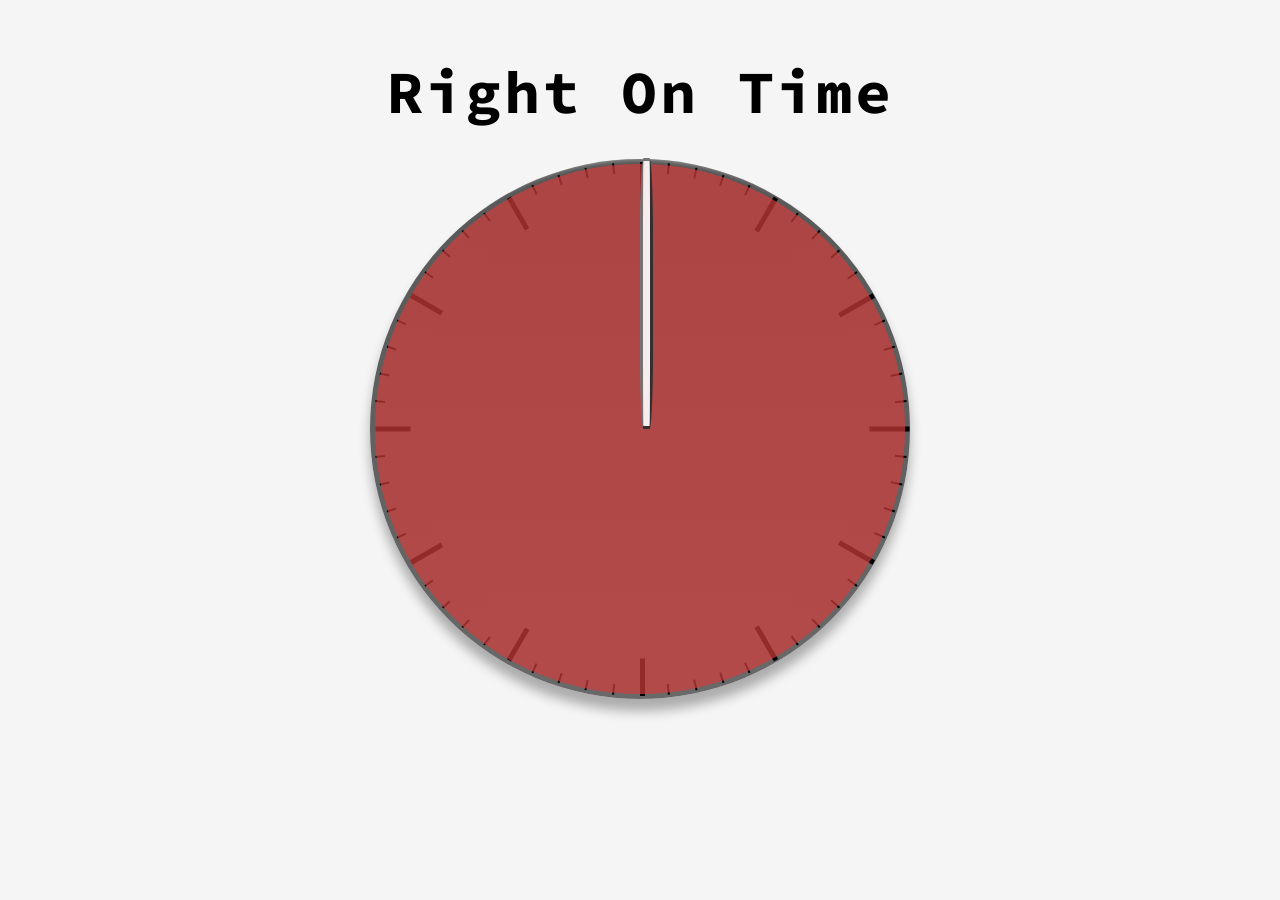
<file: timetimer/index.html>
<!DOCTYPE html>
<html lang="en">
<head>
    <meta charset="UTF-8">
    <meta http-equiv="X-UA-Compatible" content="IE=edge">
    <meta name="viewport" content="width=device-width, initial-scale=1.0">
    <title>ROT-Free Web Time Timer</title>
    <link rel="stylesheet" href="style.css" type="text/css">
    <link rel="apple-touch-icon" sizes="180x180" href="favicon_tmp/apple-touch-icon.png">
    <link rel="icon" type="image/png" sizes="32x32" href="favicon_tmp/favicon-32x32.png">
</head>
<body>
    <!-- Title -->
    <div class="container">
    <h1 id="rot">Right On Time</h1> 
    <!-- Clock -->
    <div class="clockBackground" id="clockBackground">
        <div class="innerCircle" id="innerCircle"></div>
        <div class="secInnerCircle"></div>
        <div class="dial" id="dial"></div>
        <div class="secondHand" id="secondHand"></div>
        <div class="clock" id="clock">
            <!-- <div id="hiddenArea"></div> -->
        </div>
        <div class="draggable" id="draggable">
        You can drag the timer<br>to anywhere<br>
        <!-- <div class="arrow" id="arrow"><svg viewbox="0 0 100 100"></svg></div>
        </div> -->
    </div>

    </div>
    <script src="script.js"></script>
</body>
</html>
</file>
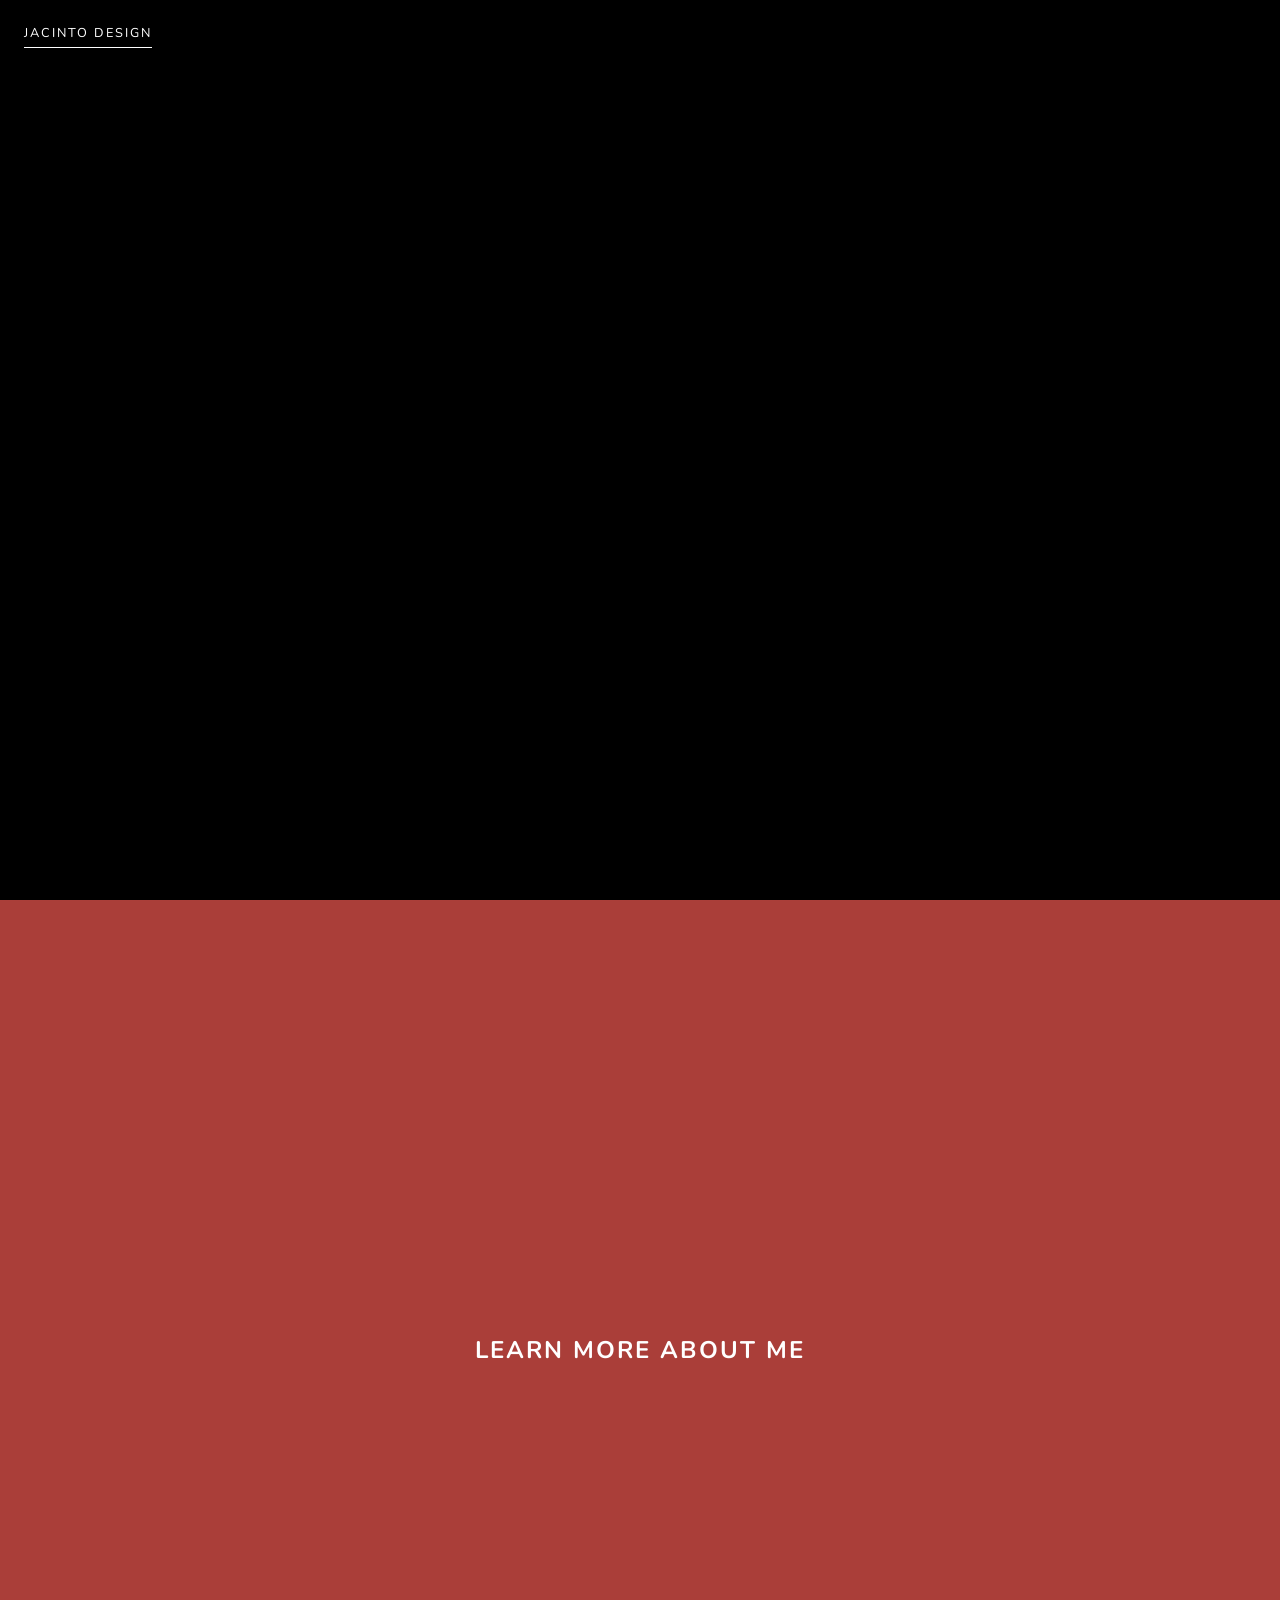
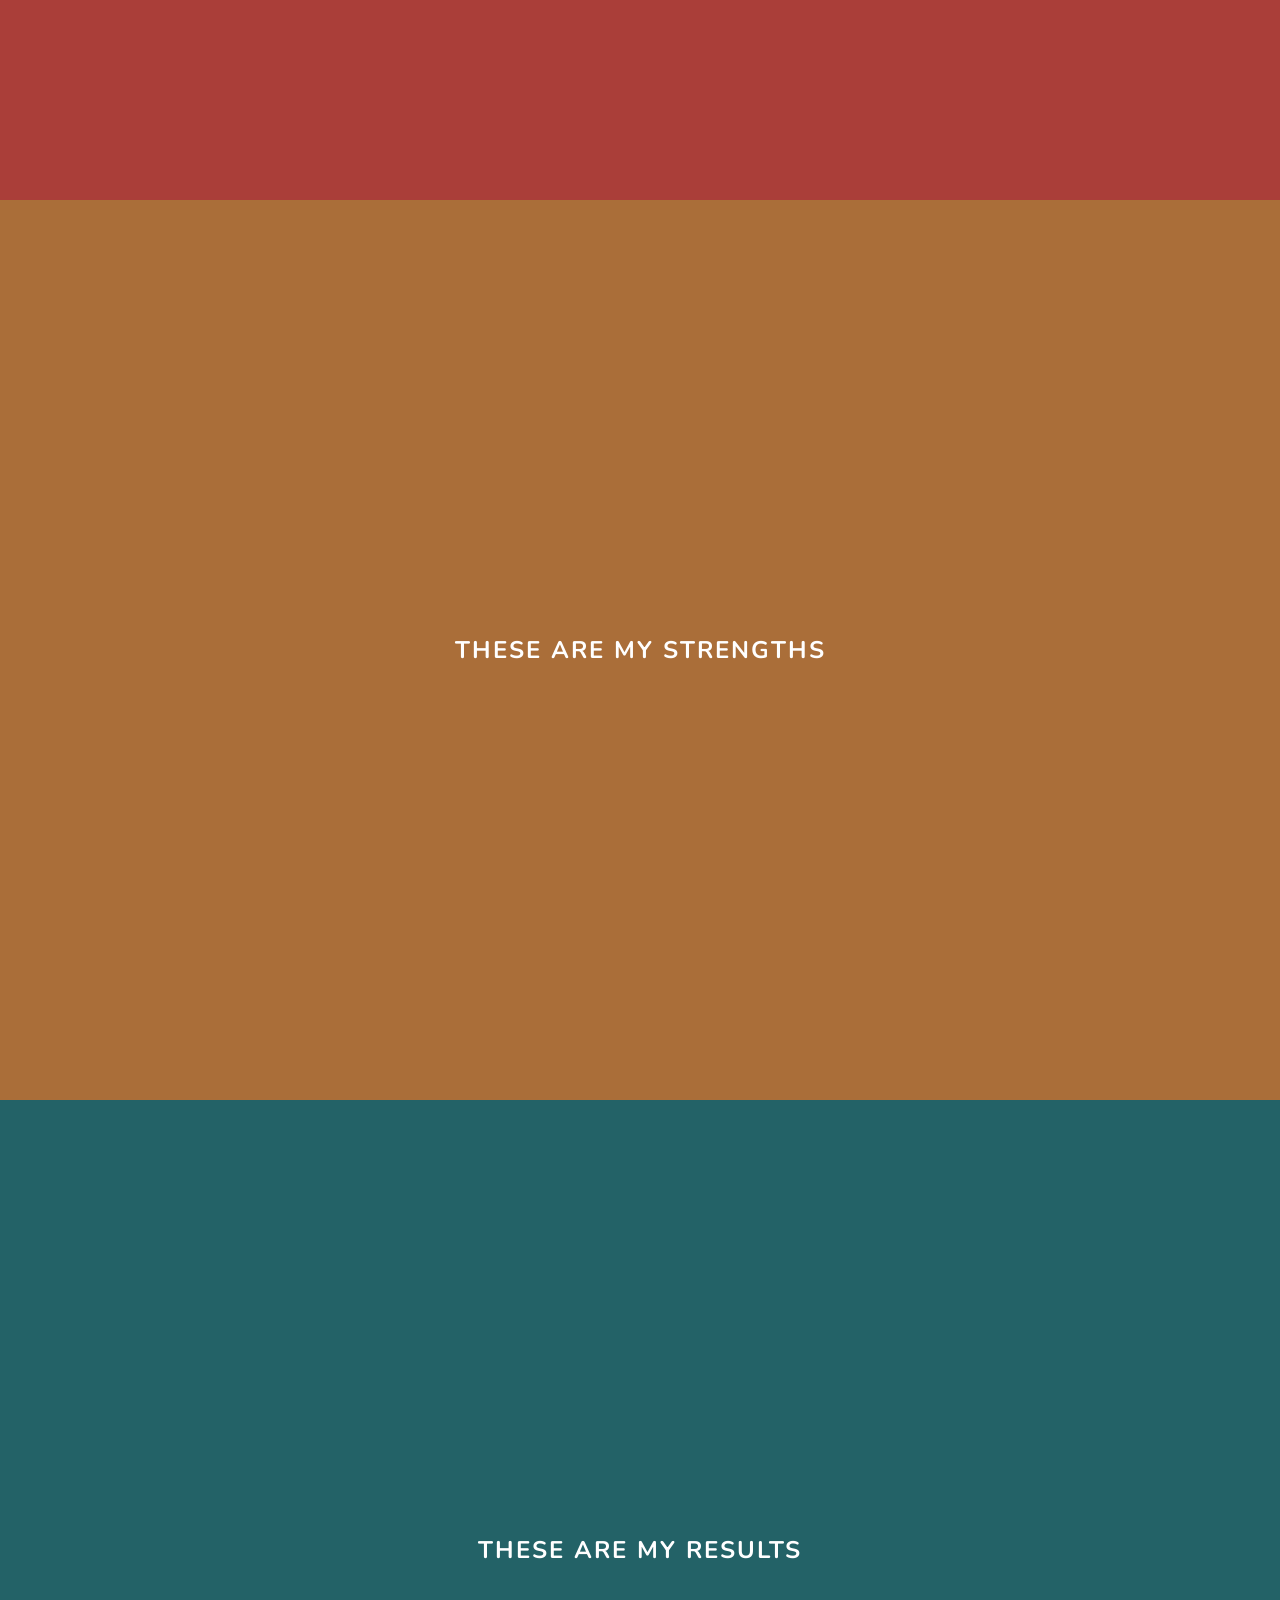
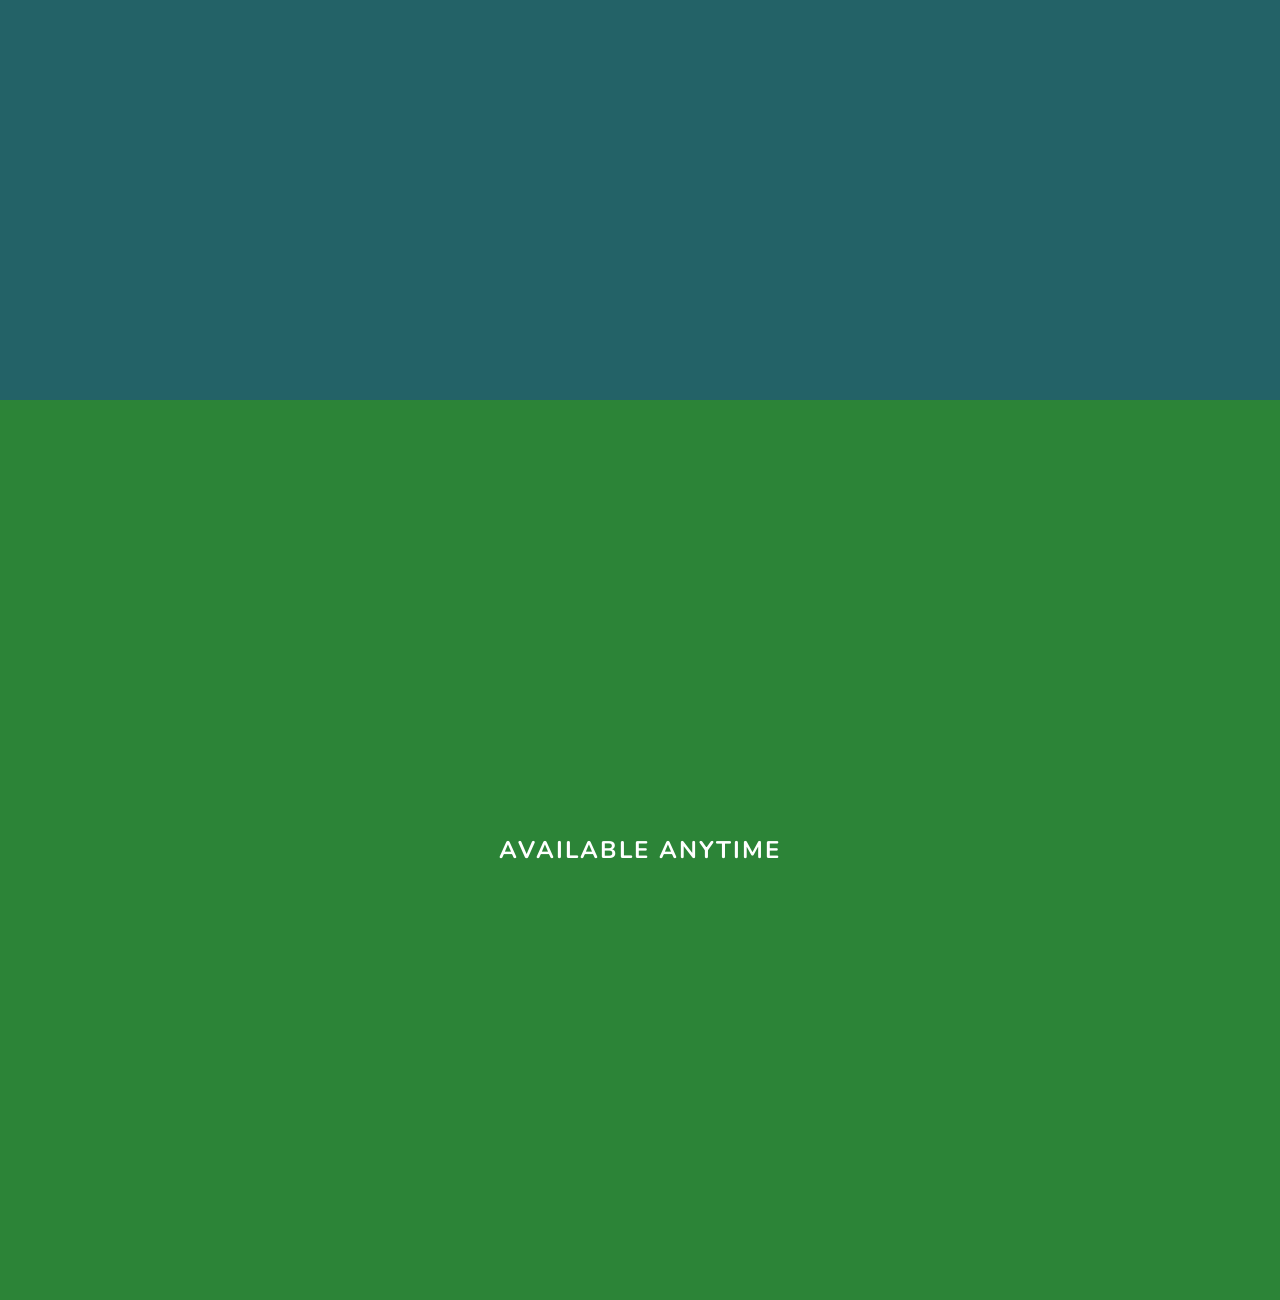
<file: udemy_JS/animated-navigation/index.html>
<!DOCTYPE html>
<html lang="en">
<head>
  <meta charset="UTF-8">
  <meta name="viewport" content="width=device-width, initial-scale=1.0">
  <title>Animated Navigation</title>
  <link rel="icon" type="image/png" href="favicon.png">
  <link rel="stylesheet" href="style.css">
</head>
<body>
  <!-- Menu Overlay -->
  <div class="overlay overlay-slide-left" id="overlay">
    <!-- Menu Items -->
    <nav>
      <ul>
        <li id="nav-1" class="slide-out-1"><a href="#home">Home</a></li>
        <li id="nav-2"class="slide-out-2"><a href="#about">About</a></li>
        <li id="nav-3"class="slide-out-3"><a href="#skills">Skills</a></li>
        <li id="nav-4"class="slide-out-4"><a href="#projects">Projects</a></li>
        <li id="nav-5"class="slide-out-5"><a href="#contact">Contact</a></li>
      </ul>
    </nav>
  </div>
  <!-- Menu Bars -->
  <div class="menu-bars" id="menu-bars">
    <div class="bar1"></div>
    <div class="bar2"></div>
    <div class="bar3"></div>
  </div>
  <!-- Sections -->
  <section id="home"><a href="https://jacinto.design" target="_blank">Jacinto Design</a></section>
  <section id="about"><h1>Learn More About Me</h1></section>
  <section id="skills"><h1>These Are My Strengths</h1></section>
  <section id="projects"><h1>These Are My Results</h1></section>
  <section id="contact"><h1>Available Anytime</h1></section>
  <!-- Script -->
  <script src="script.js"></script>
</body>
</html>
</file>
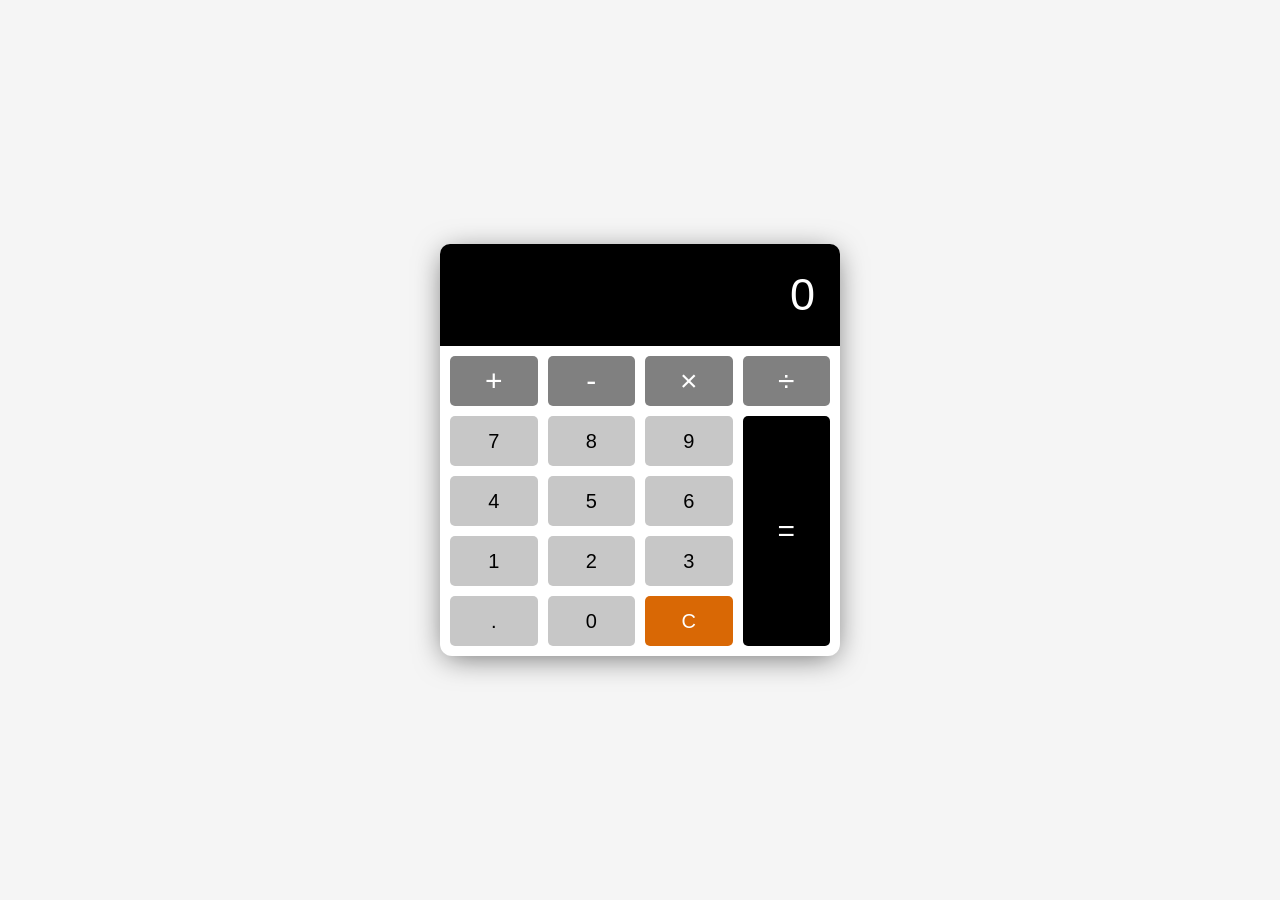
<file: udemy_JS/calculator/index.html>
<!DOCTYPE html>
<html lang="en">
<head>
    <meta charset="UTF-8">
    <meta name="viewport" content="width=device-width, initial-scale=1.0">
    <title>Calculator</title>
    <link rel="icon" type="image/png" href="favicon.png">
    <link rel="stylesheet" href="style.css">
</head>
<body>
    <!-- Calculator -->
    <div class="calculator">
        <!-- Display -->
        <div class="calculator-display">
            <h1>0</h1>
        </div>
        <!-- Buttons -->
        <div class="calculator-buttons">
            <button class="operator" value="+">+</button>
            <button class="operator" value="-">-</button>
            <button class="operator" value="*">×</button>
            <button class="operator" value="/">÷</button>
            <button value="7">7</button>
            <button value="8">8</button>
            <button value="9">9</button>
            <button value="4">4</button>
            <button value="5">5</button>
            <button value="6">6</button>
            <button value="1">1</button>
            <button value="2">2</button>
            <button value="3">3</button>
            <button class="decimal" value=".">.</button>
            <button value="0">0</button>
            <button class="clear" id="clear-btn">C</button>
            <button class="equal-sign operator" value="=">=</button>
        </div>
    </div>
    <!-- Script -->
    <script src="script.js"></script>
</body>
</html>
</file>
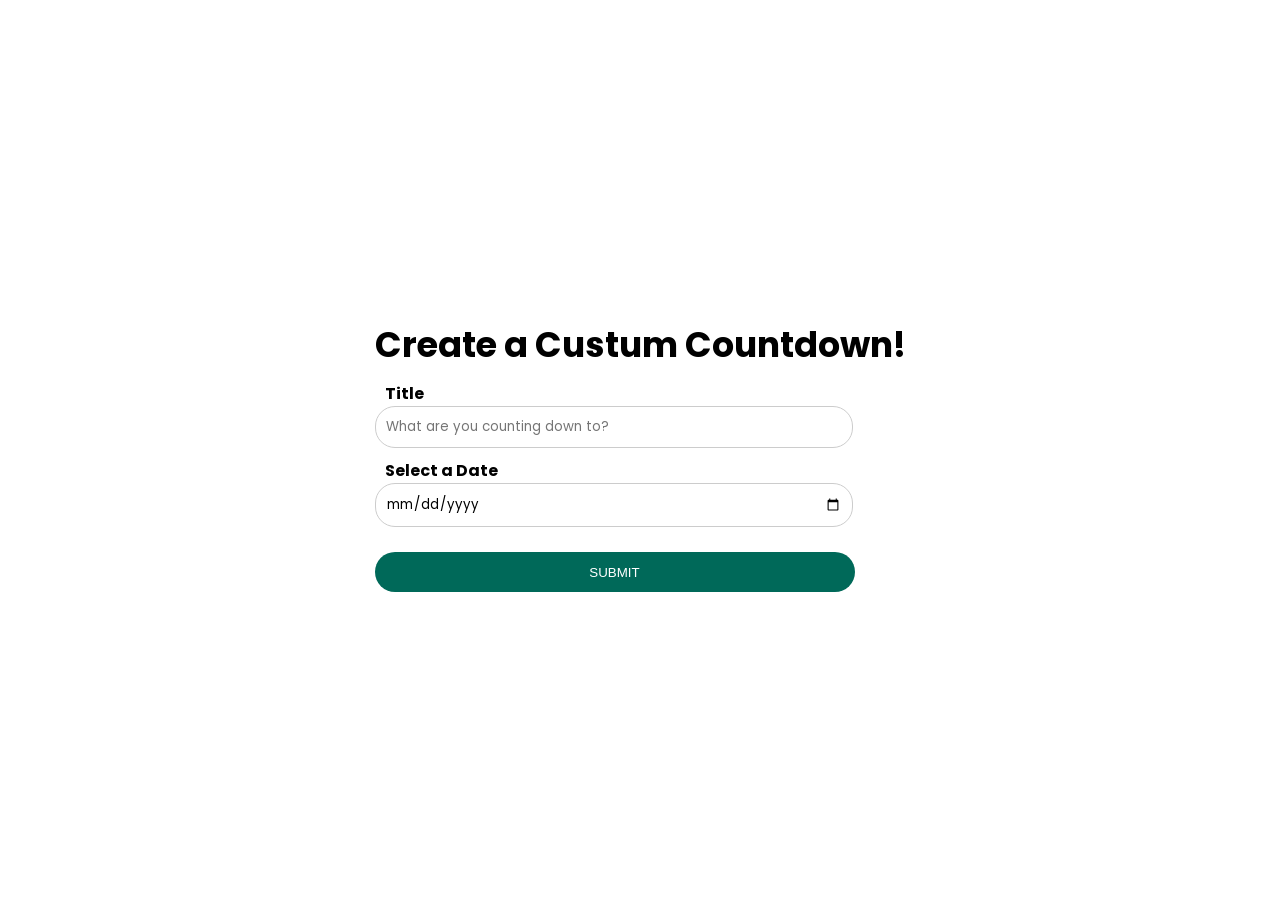
<file: udemy_JS/custom-countdown/index.html>
<!DOCTYPE html>
<html lang="en">
<head>
    <meta charset="UTF-8">
    <meta name="viewport" content="width=device-width, initial-scale=1.0">
    <title>Custom Countdown</title>
    <link rel="icon" type="image/png" href="favicon.png">
    <link rel="stylesheet" href="style.css">
</head>
<body>
    <!-- Video Background -->
    <video class="video-background" loop muted autoplay>
        <source src="time.mp4"></source>
    </video>
    <div class="video-overlay"></div>
    <!-- Container -->
    <div class="container">
        <!-- Input -->
        <div class="input-container" id="input-container">
            <h1>Create a Custum Countdown!</h1>
            <form class="form" id="countdownForm">
                <label for="title">Title</label>
                <input type="text" id="title" placeholder="What are you counting down to?">
                <label for="date-picker">Select a Date</label>
                <input type="date" id="date-picker">
                <button type="submit">Submit</button>
            </form>
        </div>
        <!-- Countdown -->
        <div class="countdown" id="countdown" hidden>
            <h1 id="countdown-title"></h1>
            <ul>
                <li><span></span>Days</li>
                <li><span></span>Hours</li>
                <li><span></span>Minutes</li>
                <li><span></span>Seconds</li>
            </ul>
            <button id="countdown-button">Reset</button>
        </div>
        <!-- Complete -->
        <div class="complete" id="complete" hidden>
            <h1 class="complete-title">Countdown Complete!</h1>
            <h1 id="complete-info"></h1>
            <button id="complete-button">New Countdown</button>
        </div>
    </div>
    <!-- Script -->
    <script src="script.js"></script>
</body>
</html>
</file>
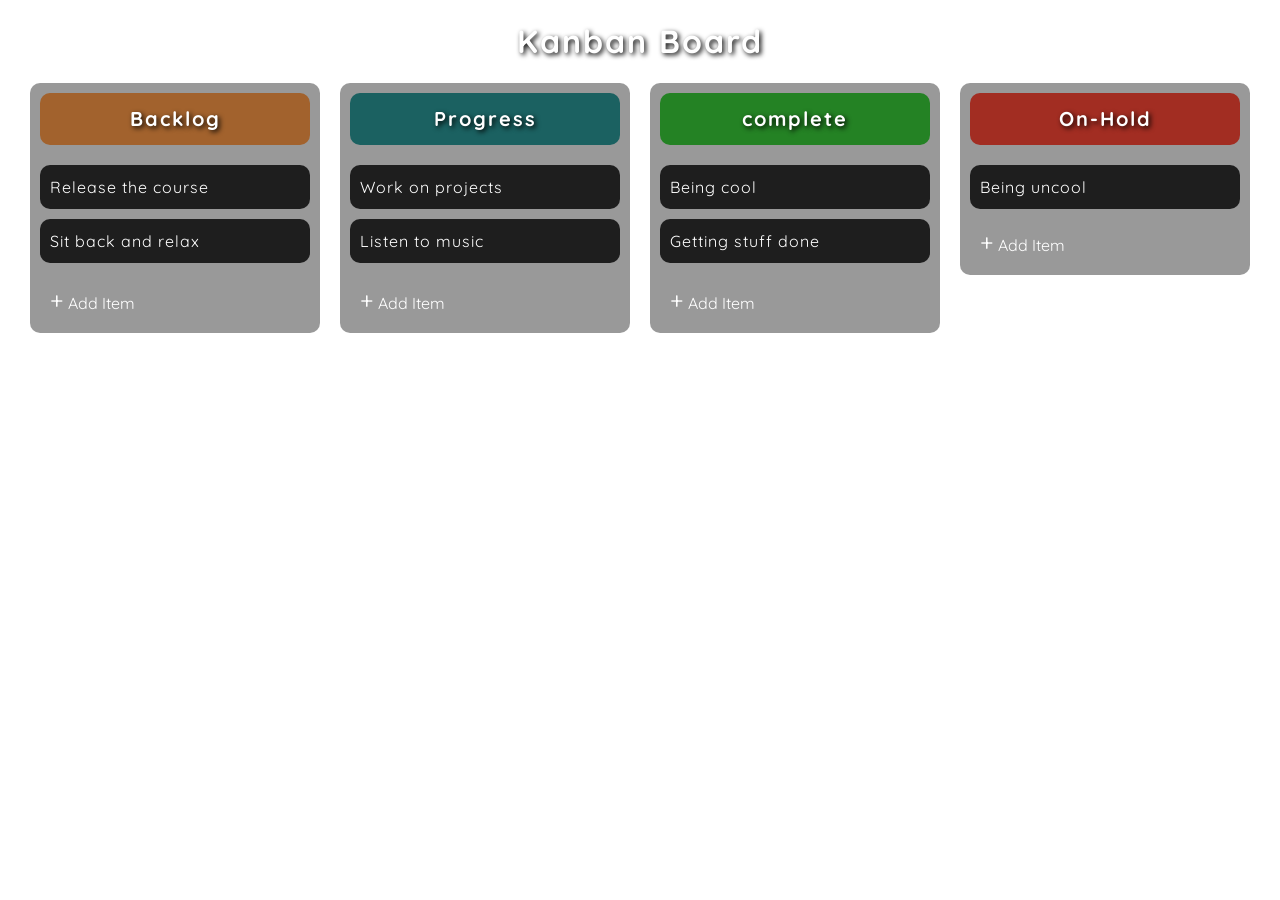
<file: udemy_JS/drag-and-drop/index.html>
<!DOCTYPE html>
<html lang="en">
<head>
    <meta charset="UTF-8">
    <meta name="viewport" content="width=device-width, initial-scale=1.0">
    <title>Drag and Drop</title>
    <link rel="icon" type="image/png" href="favicon.png">
    <link rel="stylesheet" href="style.css">
</head>
<body>
    <h1 class="main-title">Kanban Board</h1>
    <div class="drag-container">
        <ul class="drag-list">
            <!-- Backlog Column -->
            <li class="drag-column backlog-column">
                <span class="header">
                    <h1>Backlog</h1>
                </span>
                <!-- Backlog Content -->
                <div id="backlog-content" class="custom-scroll">
                    <ul class="drag-item-list" id="backlog-list" ondrop="drop(event)" ondragover="allowDrop(event)" ondragenter="dragEnter(0)"></ul>
                </div>
                <!-- Add Button Group -->
                <div class="add-btn-group">
                    <div class="add-btn" onclick="showInputBox(0)">
                        <span class="plus-sign">+</span>
                        <span>Add Item</span>
                    </div>
                    <div class="add-btn solid" onclick="hideInputBox(0)">
                        <span>Save Item</span>
                    </div>
                </div>
                    <div class="add-container">
                        <div class="add-item" contenteditable="true"></div>
                    </div>
            </li>
            <!-- Progress Column -->
            <li class="drag-column progress-column">
                <span class="header">
                    <h1>Progress</h1>
                </span>
                <!-- Progress Content -->
                <div id="progress-content" class="custom-scroll">
                    <ul class="drag-item-list" id="progress-list" ondrop="drop(event)" ondragover="allowDrop(event)" ondragenter="dragEnter(1)"></ul>
                </div>
                <!-- Add Button Group -->
                <div class="add-btn-group">
                    <div class="add-btn" onclick="showInputBox(1)">
                        <span class="plus-sign">+</span>
                        <span>Add Item</span>
                    </div>
                    <div class="add-btn solid" onclick="hideInputBox(1)">
                        <span>Save Item</span>
                    </div>
                </div>
                    <div class="add-container">
                        <div class="add-item" contenteditable="true"></div>
                    </div>
            </li>
            <!-- Complete Column -->
            <li class="drag-column complete-column">
                <span class="header">
                    <h1>complete</h1>
                </span>
                <!-- Complete Content -->
                <div id="complete-content" class="custom-scroll">
                    <ul class="drag-item-list" id="complete-list" ondrop="drop(event)" ondragover="allowDrop(event)" ondragenter="dragEnter(2)"></ul>
                </div>
                <!-- Add Button Group -->
                <div class="add-btn-group">
                    <div class="add-btn" onclick="showInputBox(2)">
                        <span class="plus-sign">+</span>
                        <span>Add Item</span>
                    </div>
                    <div class="add-btn solid" onclick="hideInputBox(2)">
                        <span>Save Item</span>
                    </div>
                </div>
                    <div class="add-container">
                        <div class="add-item" contenteditable="true"></div>
                    </div>
            </li>
            <!-- On-hold Column -->
            <li class="drag-column on-hold-column">
                <span class="header">
                    <h1>On-Hold</h1>
                </span>
                <!-- On-hold Content -->
                <div id="on-hold-content" class="custom-scroll">
                    <ul class="drag-item-list" id="on-hold-list" ondrop="drop(event)" ondragover="allowDrop(event)" ondragenter="dragEnter(3)"></ul>
                </div>
                <!-- Add Button Group -->
                <div class="add-btn-group">
                    <div class="add-btn" onclick="showInputBox(3)">
                        <span class="plus-sign">+</span>
                        <span>Add Item</span>
                    </div>
                    <div class="add-btn solid" onclick="showInputBox(3)">
                        <span>Save Item</span>
                    </div>
                </div>
                    <div class="add-container">
                        <div class="add-item" contenteditable="true"></div>
                    </div>
            </li>
        </ul>
    </div>
    <!-- Script -->
    <script src="script.js"></script>
</body>
</html>
</file>
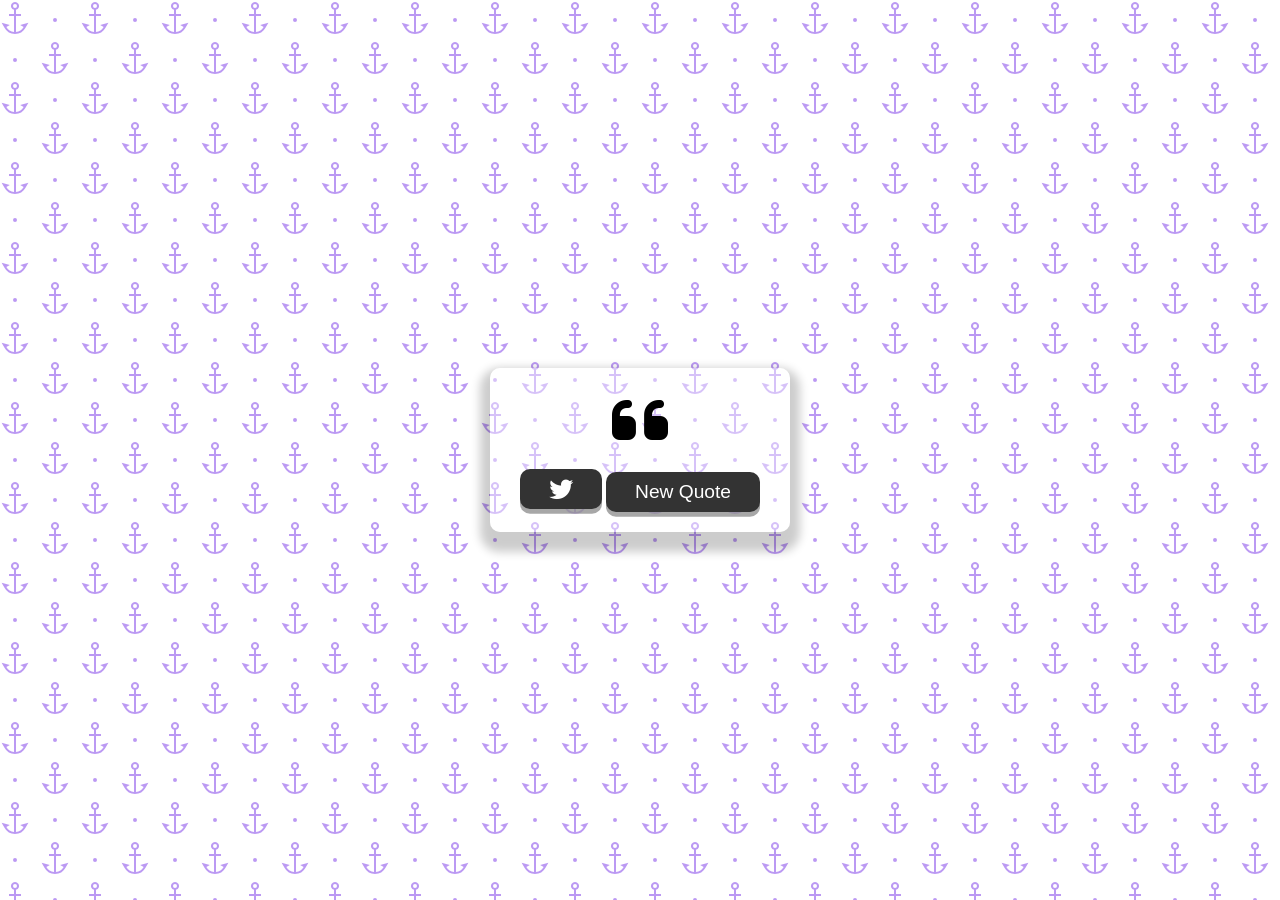
<file: udemy_JS/fir/index.html>
<!DOCTYPE html>
<html lang="en">
<head>
    <meta charset="UTF-8">
    <meta http-equiv="X-UA-Compatible" content="IE=edge">
    <meta name="viewport" content="width=device-width, initial-scale=1.0">
    <title>Quote Generator</title>
    <link rel="icon" type="image/png" href="http://www.google.com/s2/favicons?domain=jacinto.design">
    <link rel="stylesheet" href="https://cdnjs.cloudflare.com/ajax/libs/font-awesome/6.4.0/css/all.min.css">
    <link rel="stylesheet" href="style.css">
</head>
<body>
    <div class="quote-container" id="quote-container">
        <!-- Quote -->
        <div class="quote-text">
            <i class="fas fa-quote-left"></i>
            <span id="quote"></span>
        </div>
        <!-- Author -->
        <div class="quote-author">
            <span id="author"></span>
        </div>
        <!-- Buttons -->
        <div class="button-contatiner">
            <button class="twitter-button" id="twitter" title="Tweet This!">
                <i class="fab fa-twitter"></i>
            </button>
            <button id="new-quote">New Quote</button>
        </div>
    </div>
    <!-- Script -->
    <script src="script.js"></script>
</body>
</html>
</file>
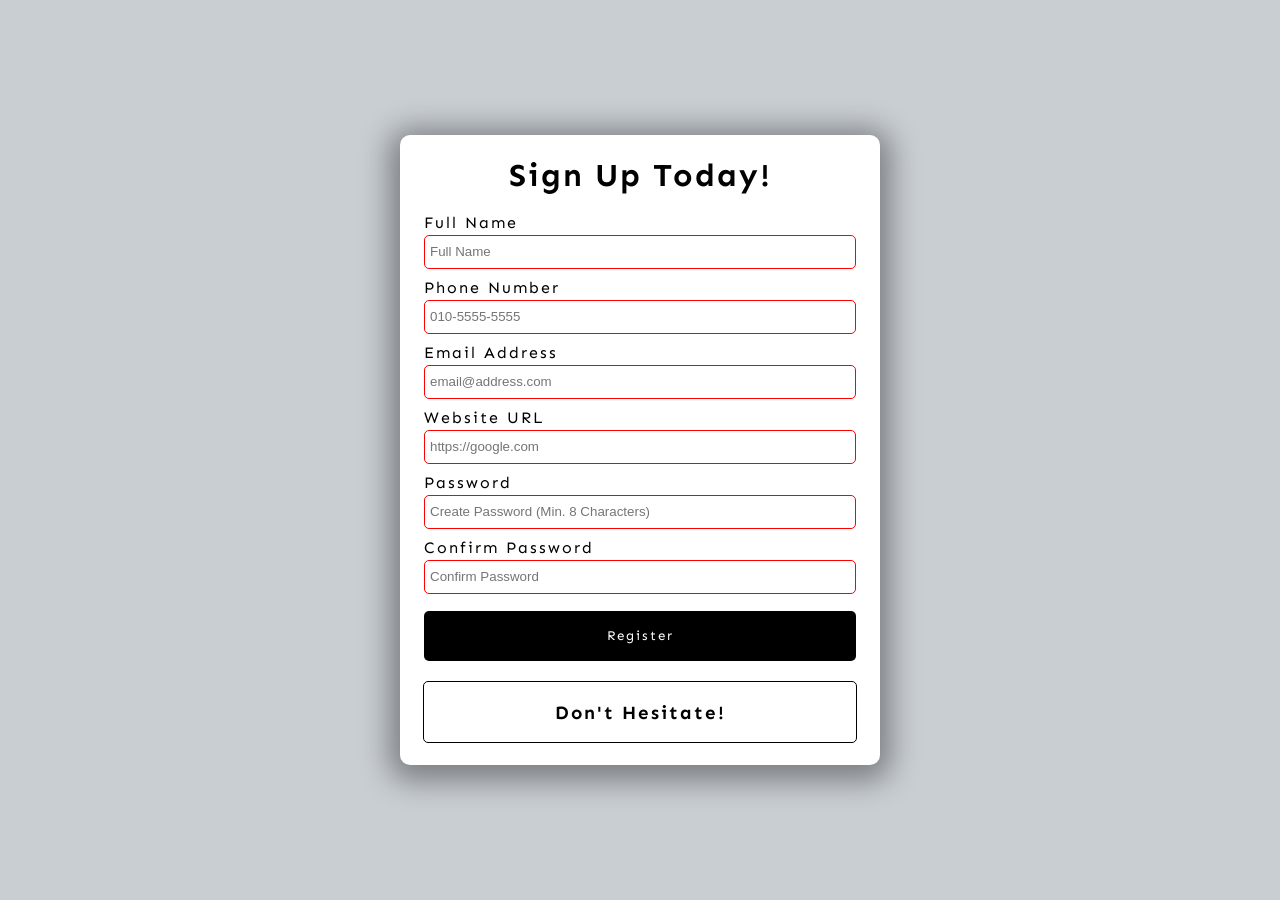
<file: udemy_JS/form-validator/index.html>
<!DOCTYPE html>
<html lang="en">
<head>
    <meta charset="UTF-8">
    <meta name="viewport" content="width=device-width, initial-scale=1.0">
    <title>Form Validation</title>
    <link rel="icon" type="image/png" href="favicon.png">
    <link rel="stylesheet" href="style.css">
</head>
<body>
    <div class="container">
        <h1>Sign Up Today!</h1>
        <!-- Form -->
        <form id="form" novalidate>
            <!-- Full Name -->
            <div class="form-group">
                <label for="name">Full Name</label>
                <input type="text" id="name" placeholder="Full Name" name="name"
                        required minlength="2" maxlength="100">
            </div>
            <!-- Phone Number -->
            <div class="form-group">
                <label for="phone">Phone Number</label>
                <input type="tel" id="phone" placeholder="010-5555-5555" name="phone"
                        required pattern="[0-9]{3}-[0-9]{4}-[0-9]{4}">
            </div>
            <!-- Email Address -->
            <div class="form-group">
                <label for="email">Email Address</label>
                <input type="email" id="eamil" placeholder="email@address.com"
                        required name="email">
            </div>
            <!-- Phone Number -->
            <div class="form-group">
                <label for="website">Website URL</label>
                <input type="url" id="website" placeholder="https://google.com"
                        required name="websites">
            </div>
           <!-- Phone Number -->
            <div class="form-group">
                <label for="password1">Password</label>
                <input type="password" id="password1" placeholder="Create Password (Min. 8 Characters)"
                        required pattern="^(?=.*\d)(?=.*[a-z])(?=.*[A-Z])(?=.*[a-zA-Z]).{8,}$"
                        title="Please include at least 1 uppercase character, 1 lowercase character, and 1 number">
            </div> 
            <div class="form-group">
                <label for="password2">Confirm Password</label>
                <input type="password" id="password2" placeholder="Confirm Password" name="password"
                        required pattern="^(?=.*\d)(?=.*[a-z])(?=.*[A-Z])(?=.*[a-zA-Z]).{8,}$">
            </div> 
            <button type="submit">Register</button>
        </form>
        <!-- Error/Success Message -->
        <div class="message-container">
            <h3 id="message">Don't Hesitate!</h3>
        </div>
    </div>
    <!-- Script -->
    <script src="script.js"></script>
</body>
</html>
</file>
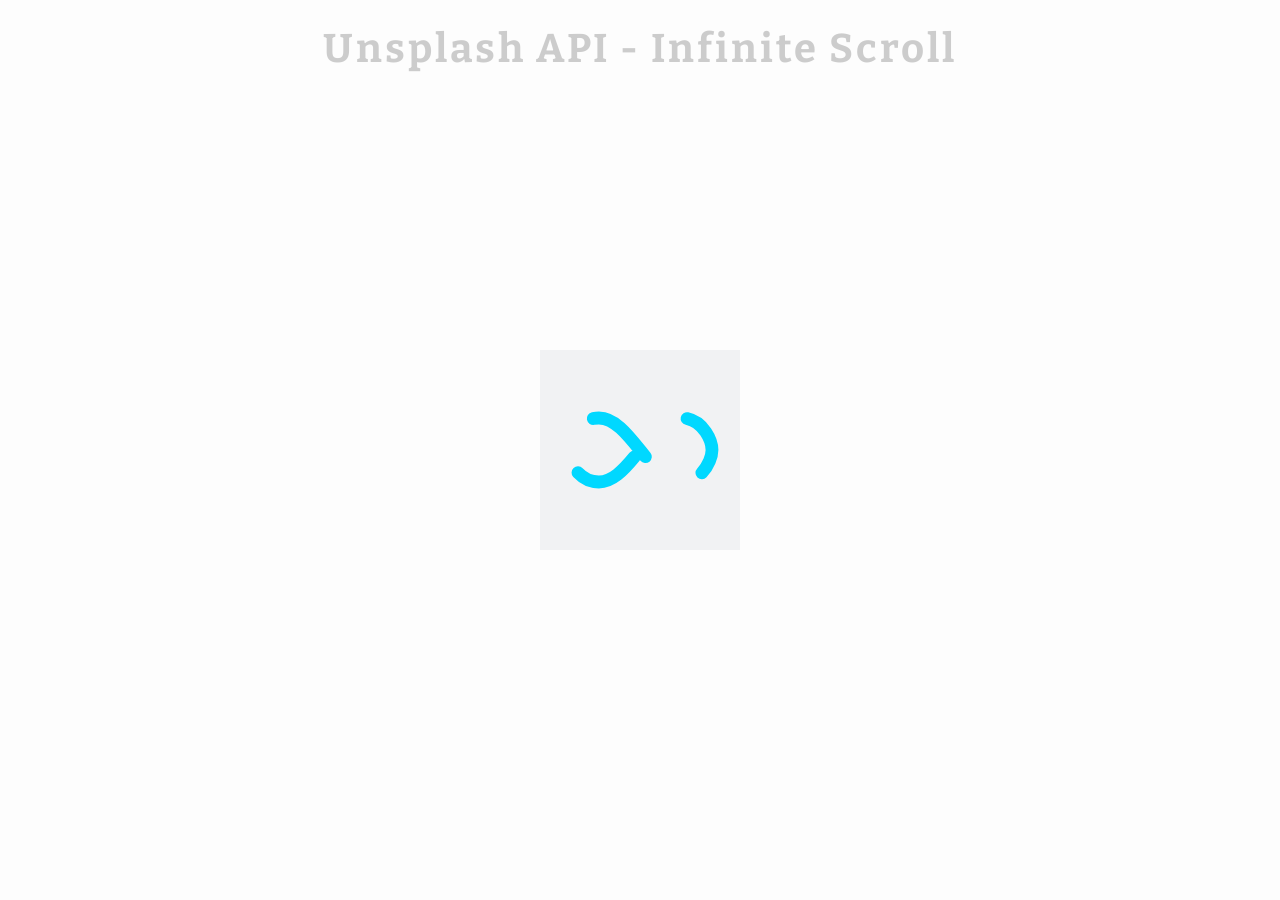
<file: udemy_JS/infinity_scroll/index.html>
<!DOCTYPE html>
<html lang="en">
<head>
    <meta charset="UTF-8">
    <meta http-equiv="X-UA-Compatible" content="IE=edge">
    <meta name="viewport" content="width=device-width, initial-scale=1.0">
    <title>Infinite  Scroll</title>
    <link rel="stylesheet" href="style.css">
    <link rel="icon" type="image/png" href="http://www.google.com/s2/favicons?domain=jacinto.design">
</head>
<body>
    <!-- Title -->
    <h1>Unsplash API - Infinite Scroll </h1>
    <!-- Loader -->
    <div class="loader" id="loader">
        <img src="loader.svg" alt="Loading">
    </div>
    <!-- Image Container -->
    <div class="image-container" id="image-container"></div>
    <!-- Script -->
   <script src="script.js"></script>
</body>
</html>
</file>
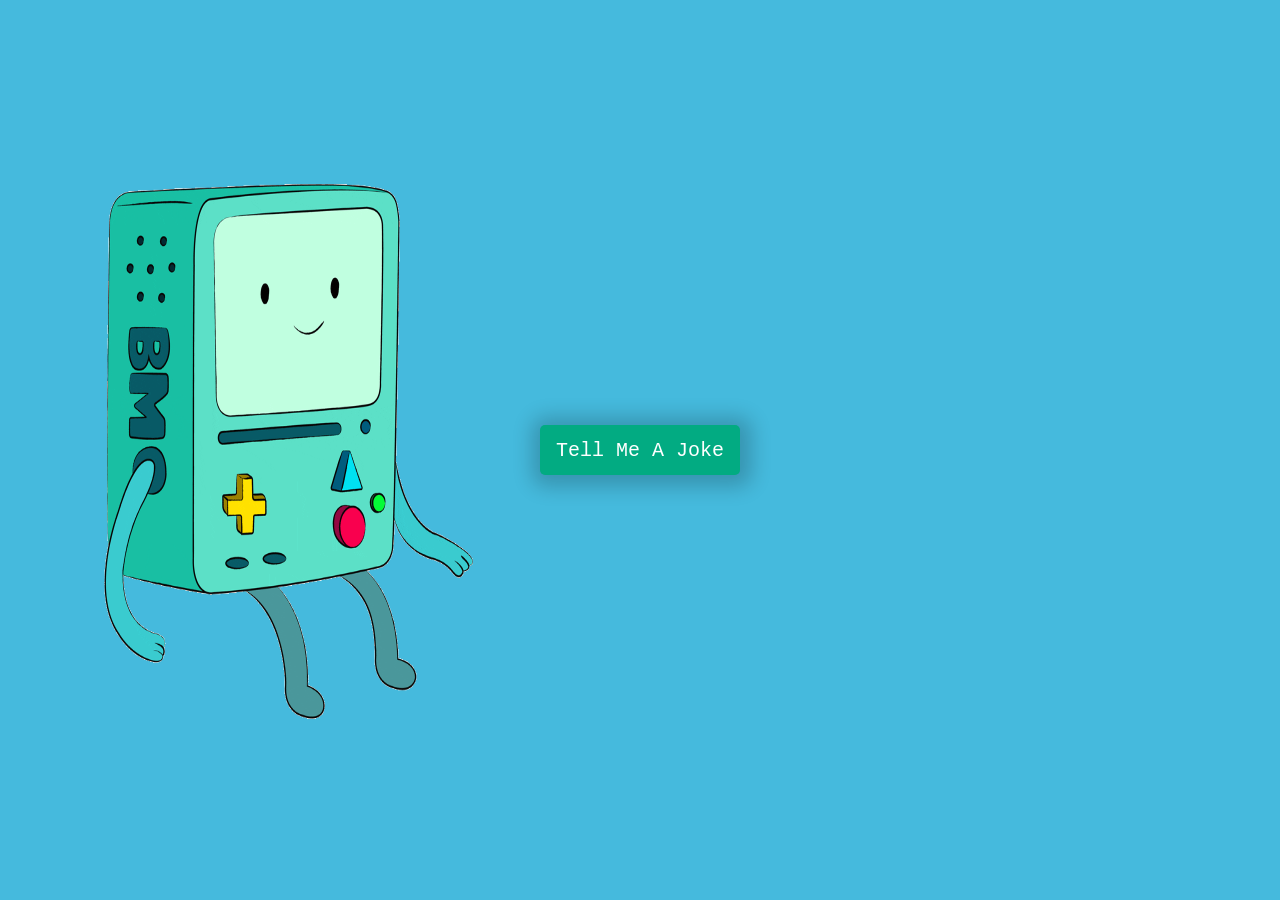
<file: udemy_JS/joke_teller/index.html>
<!DOCTYPE html>
<html lang="en">
<head>
    <meta charset="UTF-8">
    <meta name="viewport" content="width=device-width, initial-scale=1.0">
    <title>Joke Teller</title>
    <link rel="apple-touch-icon" sizes="180x180" href="/apple-touch-icon.png">
    <link rel="icon" type="image/png" sizes="32x32" href="/favicon-32x32.png">
    <link rel="icon" type="image/png" sizes="16x16" href="/favicon-16x16.png">
    <link rel="script" href="script.js">
    <link rel="stylesheet" href="style.css">
</head>
<body>
    <div class="container">
        <button id="button">Tell Me A Joke</button>
        <audio id="audio" controls hidden></audio>
    </div>
    <script src="script.js"></script>
</body>
</html>
</file>
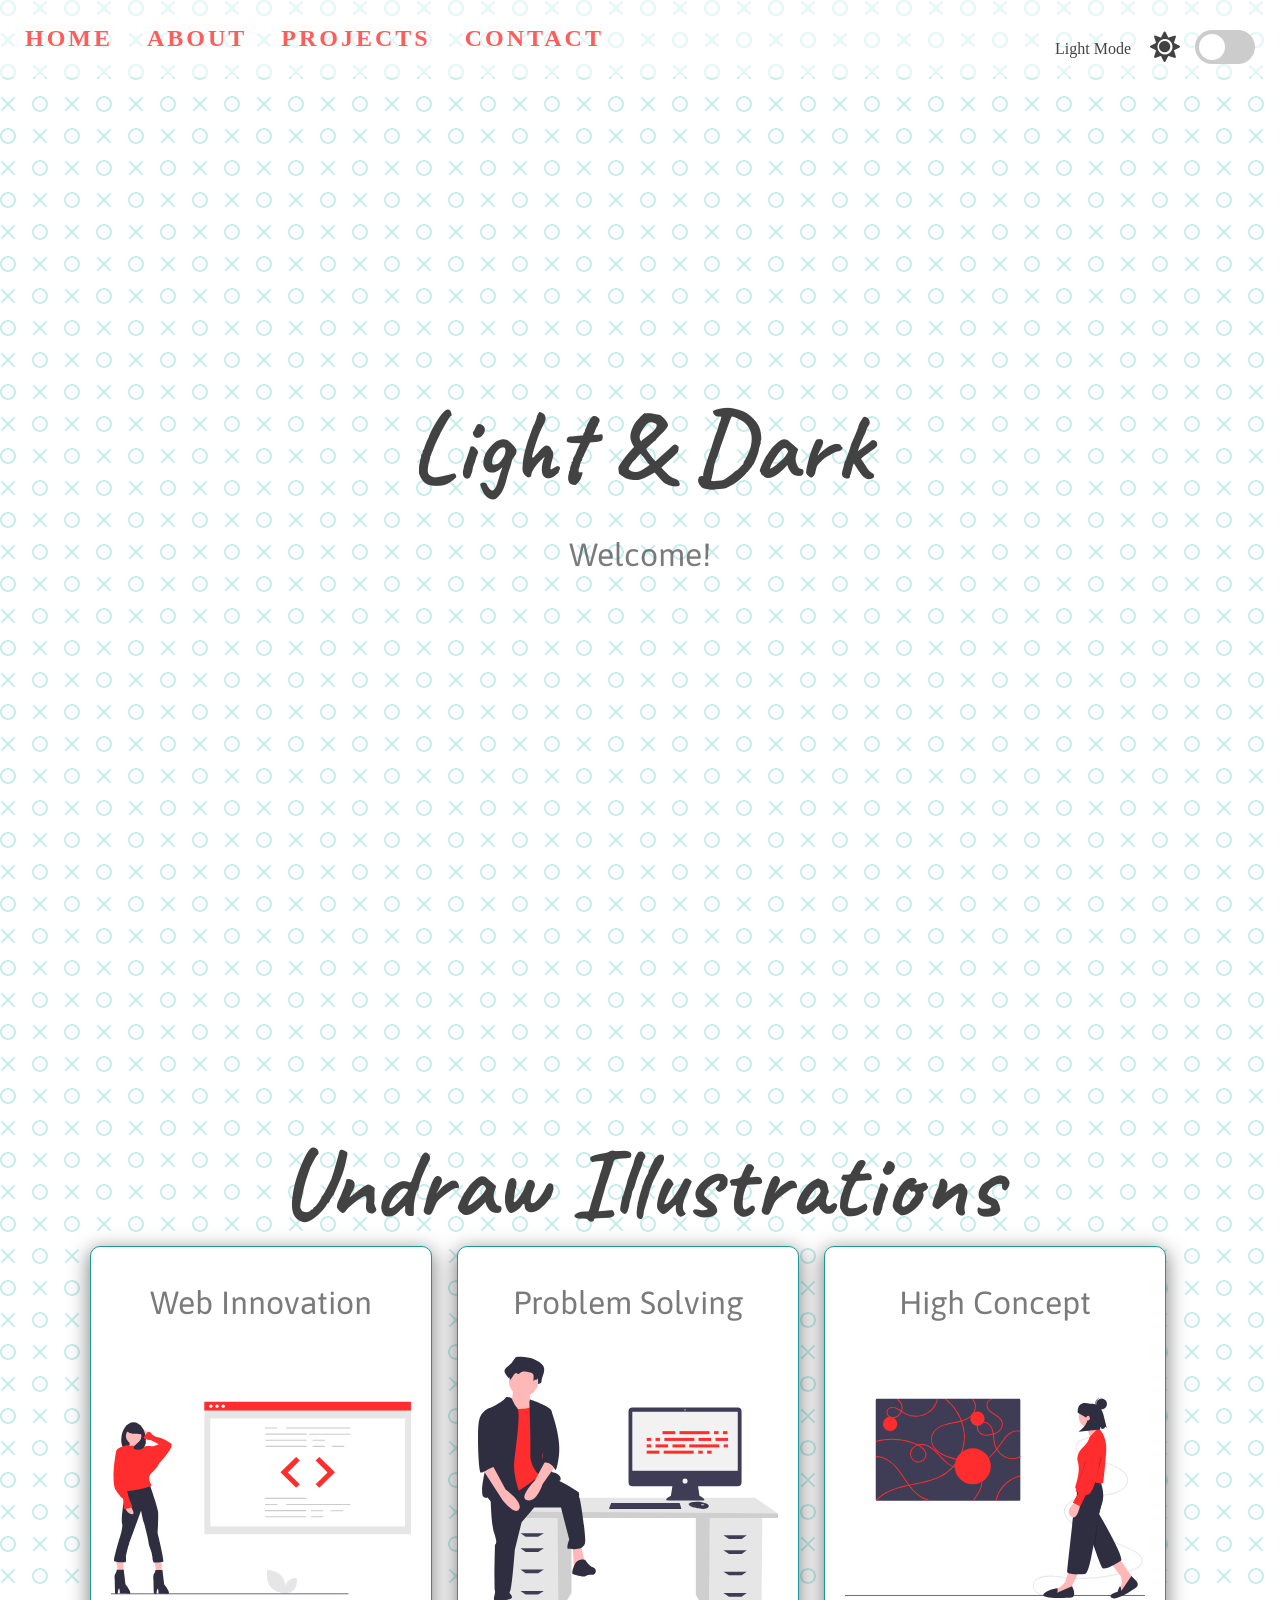
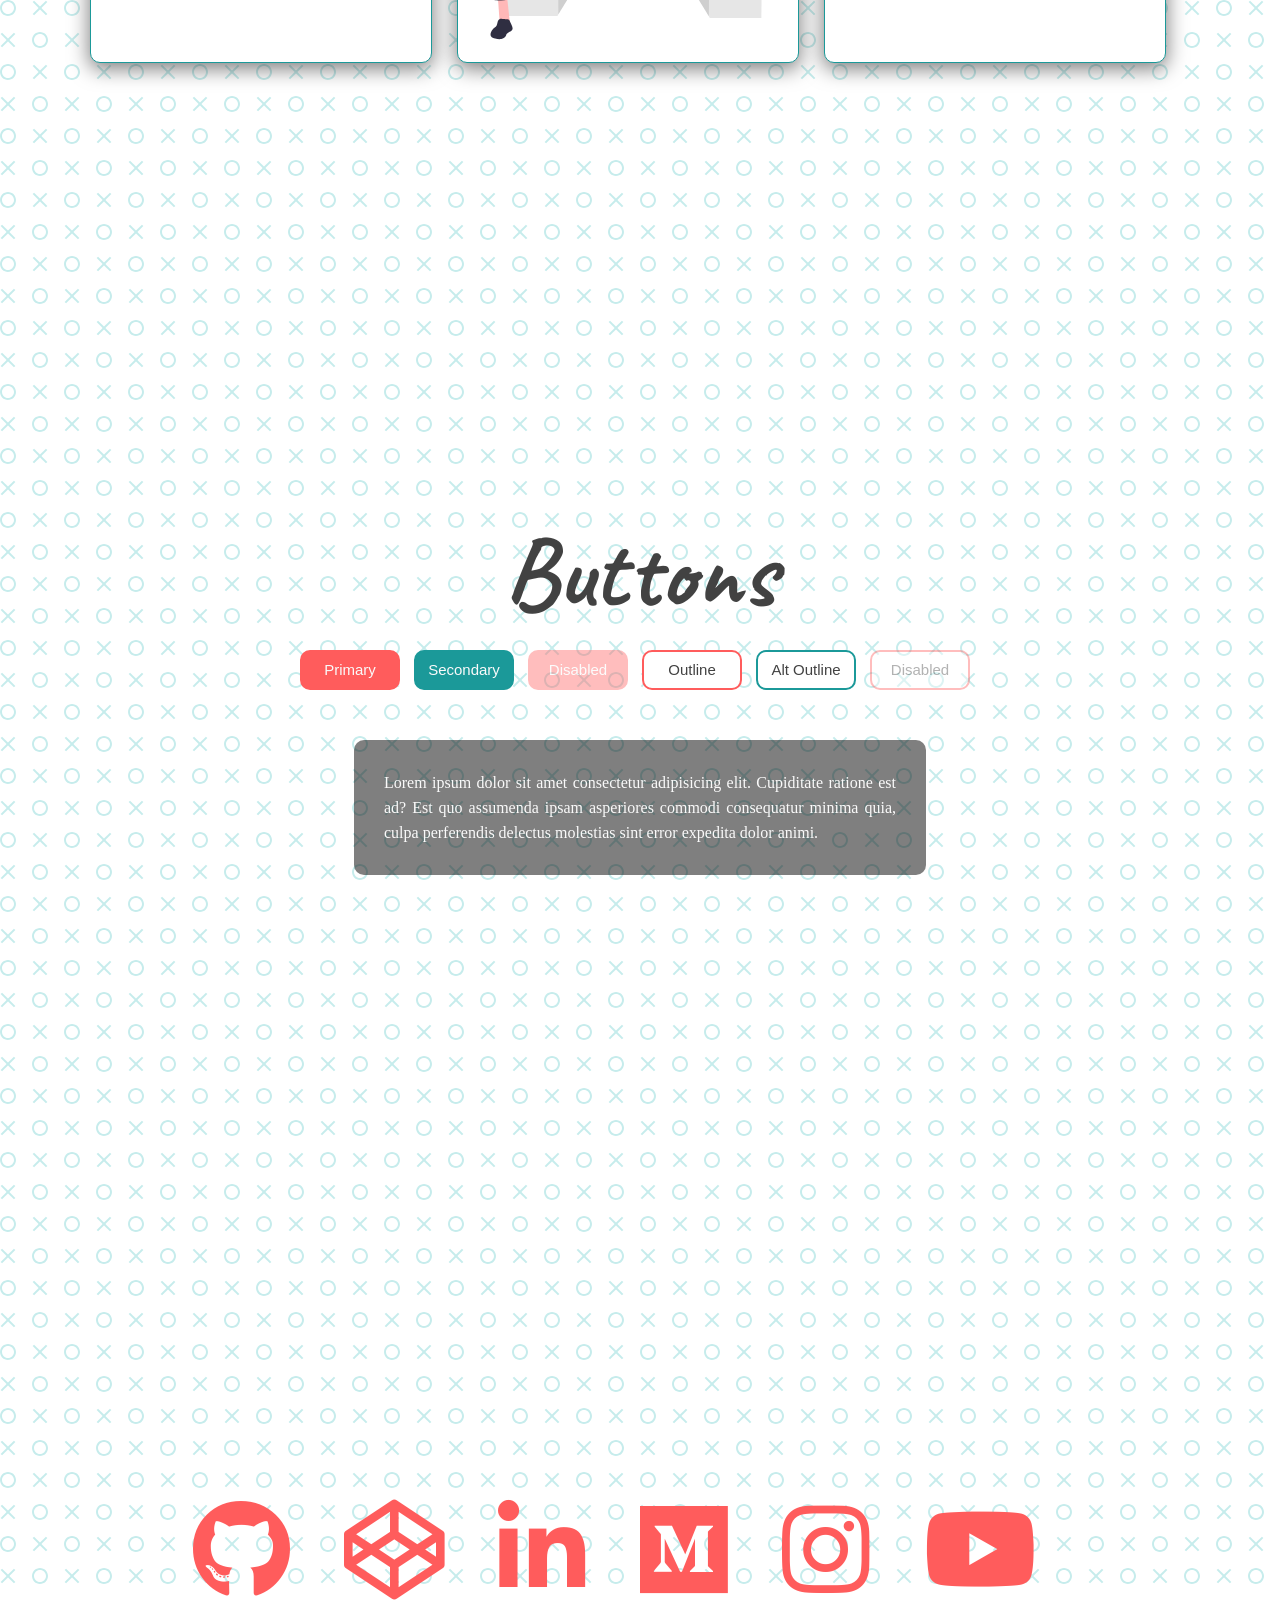
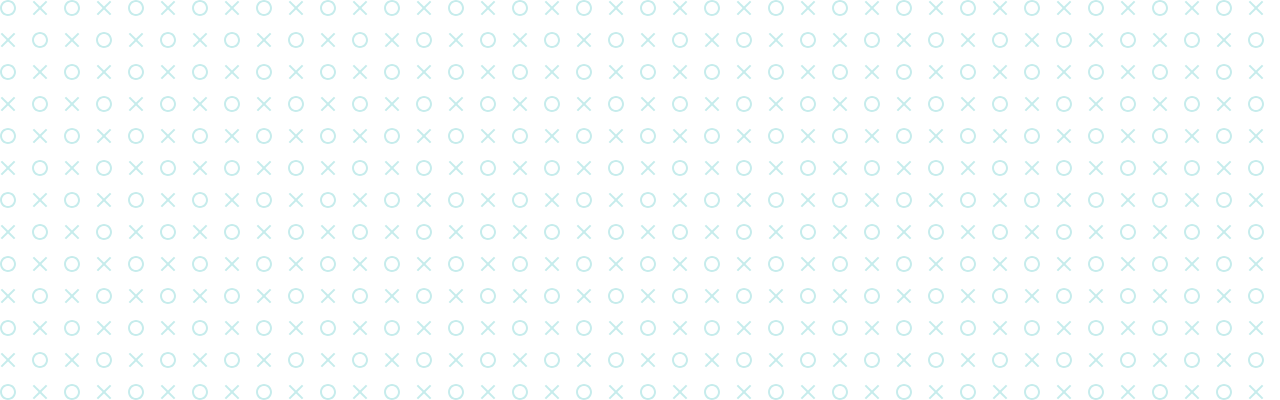
<file: udemy_JS/light-dark-mode/index.html>
<!DOCTYPE html>
<html lang="en">
<head>
    <meta charset="UTF-8">
    <meta name="viewport" content="width=device-width, initial-scale=1.0">
    <title>Light&Dark</title>
    <link rel="icon" type="image/png" href="favicon.png">
    <link rel="stylesheet" href="https://cdnjs.cloudflare.com/ajax/libs/font-awesome/5.10.2/css/all.min.css"/>
    <link rel="stylesheet" href="style.css">
</head>
<body>
    <!-- Dark Mode Switch -->
    <div class="theme-switch-wrapper">
        <span id="toggle-icon">
            <span class="toggle-text">Light Mode</span>
            <i class="fas fa-sun"></i>
        </span>
        <label class="theme-switch">
            <input type="checkbox">
            <div class="slider round"></div>
        </label>
    </div>
    <!-- Navigation -->
    <nav id="nav">
        <a href="#home">HOME</a>
        <a href="#about">ABOUT</a>
        <a href="#projects">PROJECTS</a>
        <a href="#contact">CONTACT</a>
    </nav>
    <!-- Home Section -->
    <section id="home">
        <div class="title-group">
            <h1>Light & Dark</h1>
            <h2>Welcome!</h2>
        </div>
    </section>
    <!-- About Section -->
    <section id="about">
        <h1>Undraw Illustrations</h1>
        <div class="about-container">
            <div class="image-container">
                <h2>Web Innovation</h2>
                <img src="img/undraw_proud_coder_light.svg" alt="Proud Coder" id="image1">
            </div>
            <div class="image-container">
                <h2>Problem Solving</h2>
                <img src="img/undraw_feeling_proud_light.svg" alt="Proud Coder" id="image2">
            </div>
            <div class="image-container">
                <h2>High Concept</h2>
                <img src="img/undraw_conceptual_idea_light.svg" alt="Idea" id="image3">
            </div>
        </div>
    </section>
    <!-- Projects Section -->
    <section id="projects">
        <h1>Buttons</h1>
        <div class="buttons">
            <button class="primary">Primary</button>
            <button class="secondary">Secondary</button>
            <button class="primary" disabled>Disabled</button>
            <button class="outline">Outline</button>
            <button class="secondary outline">Alt Outline</button>
            <button class="outline" Disabled>Disabled</button>
        </div>
        <div class="text-box" id="text-box">
            <p>Lorem ipsum dolor sit amet consectetur adipisicing elit. Cupiditate ratione est ad? Est quo assumenda ipsam asperiores commodi consequatur minima quia, culpa perferendis delectus molestias sint error expedita dolor animi.</p>
        </div>
    </section>
    <!-- Contact Section -->
    <section id="contact">
        <div class="social-icons">
            <i class="fab fa-github"></i>
            <i class="fab fa-codepen"></i>
            <i class="fab fa-linkedin-in"></i>
            <i class="fab fa-medium"></i>
            <i class="fab fa-instagram"></i>
            <i class="fab fa-youtube"></i>
        </div>
    </section>
    <!-- Script -->
    <script src="script.js"></script>
</body>
</html>
</file>
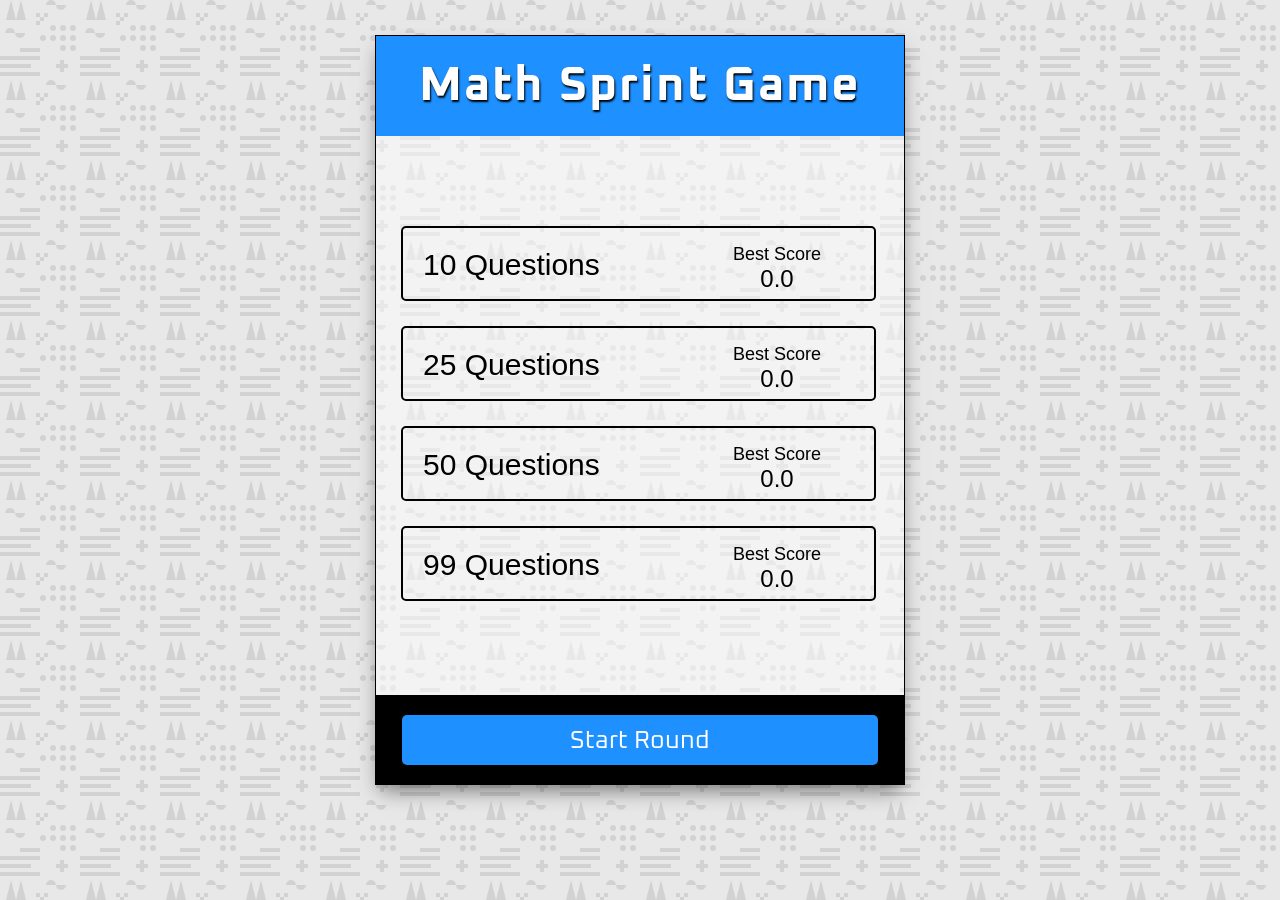
<file: udemy_JS/math-sprint-game/index.html>
<!DOCTYPE html>
<html lang="en">
<head>
    <meta charset="UTF-8">
    <meta name="viewport" content="width=device-width, initial-scale=1.0">
    <title>Math Sprint Game</title>
    <link rel="icon" type="image/png" href="favicon.png">
    <link rel="stylesheet" href="style.css">
</head>
<body>
    <div class="game-container">
        <!-- Header -->
        <div class="header">
            <h1>Math Sprint Game</h1>
        </div>

        <!-- Splash Page -->
        <div class="card" id="splash-page">
            <form id="start-form">
                <div class="selection-container">
                    <!-- 10 Questions Radio Input -->
                    <div class="radio-container">
                        <label for="value-10">10 Questions</label>
                        <input type="radio" name="questions" value="10" id="value-10">
                        <span class="best-score">
                            <span>Best Score</span>
                            <span class="best-score-value"></span>
                        </span>
                    </div>
                     <!-- 25 Questions Radio Input -->
                    <div class="radio-container">
                        <label for="value-25">25 Questions</label>
                        <input type="radio" name="questions" value="25" id="value-25">
                        <span class="best-score">
                            <span>Best Score</span>
                            <span class="best-score-value"></span>
                        </span>
                    </div>
                    <!-- 50 Questions Radio Input -->
                    <div class="radio-container">
                        <label for="value-50">50 Questions</label>
                        <input type="radio" name="questions" value="50" id="value-50">
                        <span class="best-score">
                            <span>Best Score</span>
                            <span class="best-score-value"></span>
                        </span>
                    </div>
                    <!-- 99 Questions Radio Input -->
                    <div class="radio-container">
                        <label for="value-99">99 Questions</label>
                        <input type="radio" name="questions" value="99" id="value-99">
                        <span class="best-score">
                            <span>Best Score</span>
                            <span class="best-score-value"></span>
                        </span>
                    </div>
                </div>
                <!-- Start Button -->
                <div class="selection-footer">
                    <button class="start" type="submit">Start Round</button>
                </div>
            </form>
        </div>

        <!-- Countdown Page -->
        <div class="card" id="countdown-page" hidden>
            <h1 class="countdown"></h1>
        </div>

        <!-- Game Page -->
        <div class="card" id="game-page" hidden>
            <!-- Item Container -->
            <div class="item-container"></div>
            <!-- Right/Wrong Buttons -->
            <div class="item-footer">
                <button class="wrong" onclick="select(false)">Wrong</button>
                <button class="right" onclick="select(true)">Right</button>
            </div>
        </div>

        <!-- Score Page -->
        <div class="card" id="score-page" hidden>
            <!-- Score Container -->
            <div class="score-container">
                <h1 class="title">Your Time</h1>
                <h1 class="final-time"></h1>
                <h1 class="base-time"></h1>
                <h1 class="penalty-time"></h1>
            </div>
            <!-- Play Again Button -->
            <div class="score-footer">
                <button class="play-again" onclick="playAgain()" hidden>Play Again</button>
            </div>
        </div>

    </div>
    <!-- Script -->
    <script src="shuffle.js"></script>
    <script src="script.js"></script>
</body>
</html>
</file>
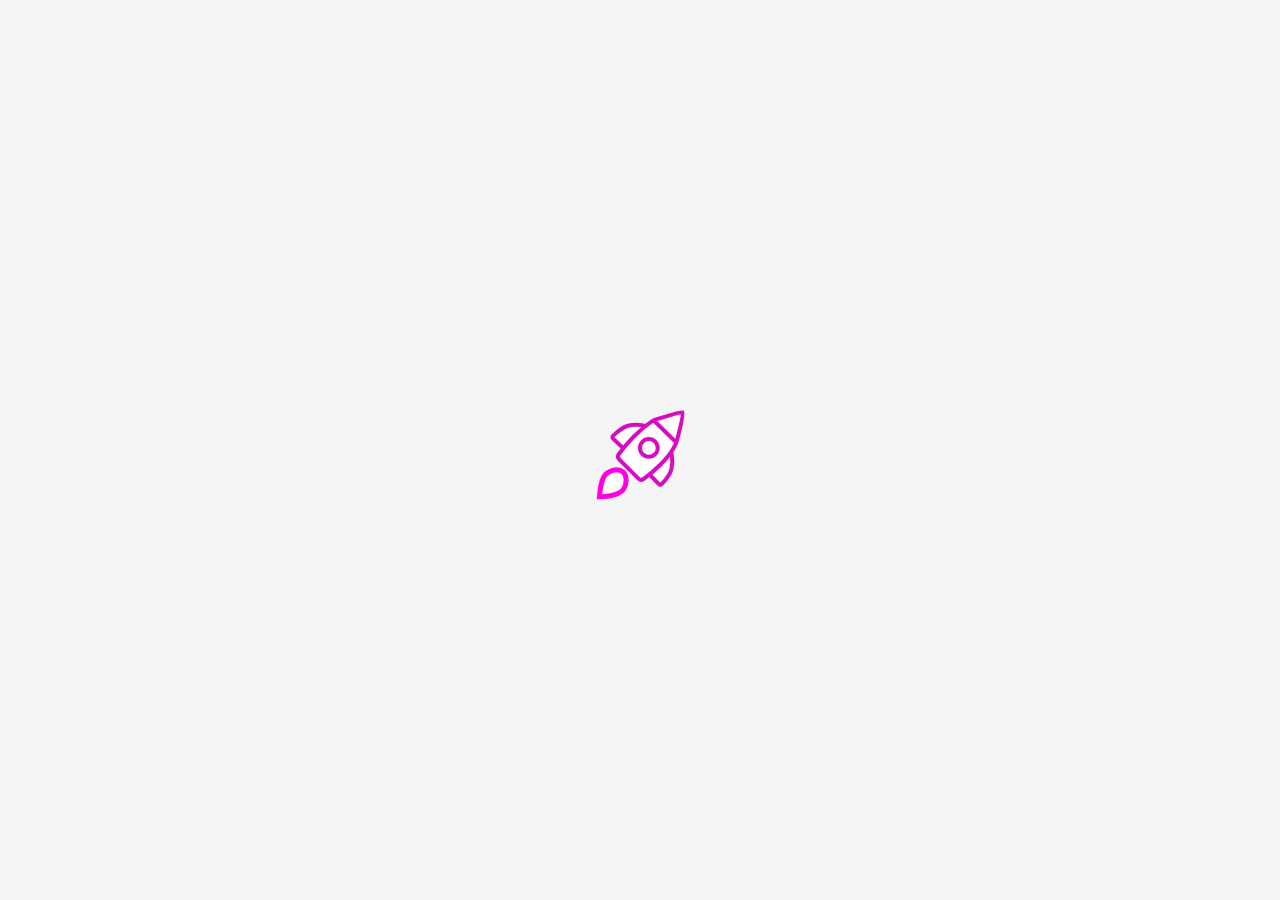
<file: udemy_JS/nasa-api-pictures/index.html>
<!DOCTYPE html>
<html lang="en">
<head>
    <meta charset="UTF-8">
    <meta name="viewport" content="width=device-width, initial-scale=1.0">
    <title>NASA API Pictures</title>
    <link rel="stylesheet" href="style.css">
    <link rel="icon" type="image/png" href="https://s2.googleusercontent.com/s2/favicons?domain=www.nasa.gov">
    <!-- ZTM Favicon -->
    <!-- <link rel="icon" type="image/png" href="favicon.png"> -->
</head>
<body>
    <!-- Loader -->
    <div class="loader hidden">
        <img src="rocket.svg" alt="Rocket Loading Animation">
    </div>
    <!-- Container -->
    <div class="container">
        <!-- Navigation -->
        <div class="navigation-container">
            <span class="background"></span>
            <!-- Results Nav -->
            <span class="navigation-items" id="resultsNav">
                <h3 class="clickable" onclick="updateDOM('favorites')">Favorites</h3>
                <h3>&nbsp;&nbsp;&nbsp;•&nbsp;&nbsp;&nbsp;</h3>
                <h3 class="clickable" onclick="getNasaPictures()">Load More</h3>
            </span>
            <!-- Favorites Nav -->
            <span class="navigation-items hidden" id="favoritesNav">
                <h3 class="clickable" onclick="getNasaPictures()">Load More NASA Images</h3>
            </span>
        </div>
        <!-- Images Container -->
        <div class="images-container"></div>
    </div>
    <!-- Save Confirmation -->
    <div class="save-confirmed" hidden>
        <h1>ADDED!</h1>
    </div>
    <!-- Script -->
    <script src="script.js"></script>
</body>
</html>
</file>
<file: timetimer/style.css>
@import url('https://fonts.googleapis.com/css2?family=Source+Code+Pro:wght@200;400;500&display=swap');

html {
    box-sizing: border-box;
}

body {
    margin: 0;
    height: 100vh;
    width: 100vw;
    display: flex;
    justify-content: center;
    align-items: center;
    background: whitesmoke;
}
/* 시계침 돌리기 시작하면 숫자로 바뀌는 애니메이션 */
h1 {
    text-align: center;
    margin-top: 10%;
    margin-bottom: 20px;
    font-size: 60px;
    font-family: 'Source Code Pro', monospace;
    letter-spacing: 3px;
    transition: opacity 0.7s ease-in;
}

.text-transition {
    opacity: 0;
}

.text-time {
    text-align: center;
    margin-top: 10%;
    margin-bottom: 20px;
    font-size: 100px;
    font-family: 'Source Code Pro', monospace;
    letter-spacing: 3px; 
}

.container {
    position: absolute;
    top: 0;
    left: 50%;
    transform: translateX(-50%);
    display: flex;
    flex-direction: column;
    align-items: center;
  }

.clockBackground {
    position: relative;
    display: flex;
    width: 60vh;
    height: 60vh;
    border-radius: 50%;
    background: linear-gradient(to top, #696969, #575757);
    /* background: linear-gradient(to top, white, white); */
    border: 4px inset rgba(#696969 0.4);
    box-shadow: inset 0 20px 4px -19px rgba(255,255,255,0.4), 0 12px 12px 0 rgba(0,0,0, 0.3);
    justify-content: center;
    align-items: center;
    top: 10px;
}

/* .clockBackground.ticking:hover {
    box-shadow: inset 0 10px 4px -12px rgba(255,255,255,0.1), 0 8px 8px 12px rgba(0,0,0, 0.3); 
} */

.clock {
    position: absolute;
    width: 58.8vh;
    height: 58.8vh;
    border-radius: 50%;
    background: rgba(210, 62, 62, 0.7);
    /* background-color: transparent; */
    box-shadow: inset 0 20px 4px -19px rgba(#bc0000,0.4), 0 12px 12px 0 rgba(#b60000 0.3);  
    z-index: 2;

    /* position: absolute;
    top: 0;
    left: 0;
    width: 100%;
    height: 100%;
    border-radius: 50%;
    transition: background-color 0.2s ease-in-out; */
/* 
    position: relative;
    width: 200px;
    height: 200px;
    border-radius: 50%;
    background-color: red;
    overflow: hidden; */
}

/* #hiddenArea {
    position: absolute;
    top: 0;
    left: 0;
    width: 100%;
    height: 100%;
    display: none;
    background: red;
} */

.innerCircle {
    position: absolute;
    top: 50%;
    left: 50%;
    width: 85%;
    height: 85%;
    border-radius: 50%;
    background: linear-gradient(to top, #696969, #575757);
    /* background: linear-gradient(to top, white, white); */
    transform: translate(-50%, -50%);
    z-index: 2;
}

.secInnerCircle {
    position: absolute;
    top: 50%;
    left: 50%;
    width: 95%;
    height: 95%;
    border-radius: 50%;
    background: linear-gradient(to top, #696969, #575757);
    /* background: linear-gradient(to top, white, white); */
    transform: translate(-50%, -50%);
    z-index: 1;
}

.clockBackground .line {
    position: absolute;
    top: 50%;
    left: 50%;
    width: 2px;
    height: 50%;
    background-color: black;
    transform-origin: center top;
}

.clockBackground .sec {
    height: 49.4%; 
    width: 2px;
    background-color: black;
    z-index: 0;
}


.clockBackground .min {
    height: 49.4%;
    width: 5px;
    background-color: black;
    z-index: 1;
}
/* 
.secondHand {
    width: 1.3%;
    height: 49%;
    background-color: rgba(255, 255, 255, 0.9);
    border-radius: 28%;
    border: inset 3px rgba(0,0,0,0.8);
    transform-origin: 50% 100%;
    transform: rotate;
    z-index: 4;
} */


.secondHand {
    position: absolute;
    top: 50%;
    left: 50%;
    width: 1.3%;
    height: 49%;
    background-color: rgba(255, 255, 255, 0.9);
    border-radius: 28%;
    border: inset 3px rgba(0,0,0,0.8);
    transform-origin: center top;
    transform: rotate(180deg);
    z-index: 4;
}

.secondHand:hover {
    color:red;
}

.draggable {
    position: absolute;
    visibility: hidden;
    width: 800px;
    top: 15%;
    left: 100%;
    align-items: center;
    font-family: 'Source Code Pro', monospace;
    font-size: 45px;
    font-weight: 200;
    transition: opacity 0.8s ease;
}

/* .arrow svg {
    display: flex;
    top: 10%;
    background-image: url(./img/thin_long_right_icon_153607.svg);
    background-size: 100% 20%;
} */

@keyframes phone {
    
}
</file>
<file: udemy_JS/animated-navigation/style.css>
@import url("https://fonts.googleapis.com/css?family=Nunito&display=swap");

:root {
  --primaryColor: #fff;
  --navColor1: #21292c;
  --navColor2: #aa3e39;
  --navColor3: #aa6e39;
  --navColor4: #236267;
  --navColor5: #2c8437;
}

html {
  box-sizing: border-box;
}

body {
  margin: 0;
  background: #000;
  font-family: Nunito, sans-serif;
}

/* --- Navigation Menu ------------------------------ */

/* Overlay */
.overlay {
  position: fixed;
  z-index: 9;
  top: 0;
  left: 0;
  width: 100vw;
  height: 100vh;
  background-color: rgba(0, 0, 0, 0.7);
  transform: translateX(-100vw);
}

.overlay-slide-right {
  transition: all 0.4s ease-in-out;
  transform: translateX(0);
}

.overlay-slide-left {
  transition: all 0.8s ease-in-out;
  transform: translateX(-100vw);
}

/* Nev Menu Items */
nav, 
nav ul {
  height: 100vh;
  margin: 0;
  padding: 0;
}

nav ul {
  display: flex;
  flex-direction: column;
  justify-content: stretch;
  list-style: none;
}

nav ul li {
  height: 20%;
  overflow: hidden;
}

nav li a {
  position: relative;
  top: 45%;
  color: #fff;
  text-transform: uppercase;
  letter-spacing: 4px;
  text-decoration: none;
  display: block;
  text-align: center;
}

nav li a:hover {
  transform: scale(1.2);
}

nav li a::before {
  content: "";
  width: 25vw;
  height: 3px;
  background-color: #fff;
  position: absolute;
  top: 47.5%;
  left: 0;
  opacity: 0;
}

nav li a:hover::before {
  opacity: 1;
}

nav li:nth-of-type(1) {
  background-color: var(--navColor1);
}

nav li:nth-of-type(2) {
  background-color: var(--navColor2);
}

nav li:nth-of-type(3) {
  background-color: var(--navColor3);
}

nav li:nth-of-type(4) {
  background-color: var(--navColor4);
}

nav li:nth-of-type(5) {
  background-color: var(--navColor5);
}

/* Slide in animation with delay for each nav item */
.slide-in-1 {
  animation: slide-in 0.4s linear 0.2s both;
}

.slide-in-2 {
  animation: slide-in 0.4s linear 0.4s both;
}

.slide-in-3 {
  animation: slide-in 0.4s linear 0.6s both;
}

.slide-in-4 {
  animation: slide-in 0.4s linear 0.8s both;
}

.slide-in-5 {
  animation: slide-in 0.4s linear 1s both;
}

@keyframes slide-in {
  from {
    transform: translateX(-100%);
  }
  
  to {
    transform: translateX(0);
  }
}

/* Slide out animation with delay for each nav item */
.slide-out-1 {
  animation: slide-out 0.3s linear 0.5s both;
}

.slide-out-2 {
  animation: slide-out 0.3s linear 0.4s both;
}

.slide-out-3 {
  animation: slide-out 0.3s linear 0.3s both;
}

.slide-out-4 {
  animation: slide-out 0.3s linear 0.2s both;
}

.slide-out-5 {
  animation: slide-out 0.3s linear 0.1s both;
}

@keyframes slide-out {
  from {
    transform: translateX(0);
  }
  
  to {
    transform: translateX(-100%);
  }
}

/* --- Menu Bars ------------------------------------ */

.menu-bars {
  position: fixed;
  top: 1rem;
  right: 2rem;
  z-index: 10;
  display: inline;
  cursor: pointer;
}

.bar1,
.bar2,
.bar3 {
  width: 35px;
  height: 2px;
  background-color: black;
  margin: 8px 0;
  transition: 0.4s;
}

/* Rotate first bar */
.change .bar1 {
  transform: rotate(-45deg) translate(-7px, 8px);
}

/* Fade out the second bar */
.change .bar2 {
  opacity: 0;
}

/* Rotate last bar */
.change .bar3 {
  transform: rotate(45deg) translate(-6px, -8px);
}

/* --- Sections ------------------------------------ */

section {
  width: 100%;
  height: 100vh;
  position: relative;
  display: flex;
  justify-content: center;
  align-items: center;
  text-transform: uppercase;
  letter-spacing: 2px;
  color: var(--primaryColor);
}

section#home {
  background-image: url("https://images.unsplash.com/photo-1530750463537-af1c747d8d73?ixlib=rb-4.0.3&ixid=MnwxMjA3fDB8MHxwaG90by1wYWdlfHx8fGVufDB8fHx8&auto=format&fit=crop&w=1174&q=80");
  background-size: cover;
  background-position: center center;
}

section#home a {
  position: absolute;
  z-index: 2;
  top: 1.5rem;
  left: 1.5rem;
  text-decoration: none;
  font-size: 0.8rem;
  padding-bottom: 5px;
  color: var(--primaryColor);
  border-bottom: 1px solid var(--primaryColor);
}

section#about {
  background-color: var(--navColor2);
}

section#skills {
  background-color: var(--navColor3);
}

section#projects {
  background-color: var(--navColor4);
}

section#contact {
  background-color: var(--navColor5);
}

/* Media Query: Large Smartphone (Vertical) */
@media (max-width: 600px) {
  section#home a {
    top: 1rem;
    left: 1rem;
  }

  .menu-bars {
    top: 0.5rem;
    right: 1rem;
  }
}
</file>
<file: udemy_JS/calculator/style.css>
html {
  box-sizing: border-box;
}

body {
  margin: 0;
  min-height: 100vh;
  display: flex;
  justify-content: center;
  align-items: center;
  background: whitesmoke;
  /* background: linear-gradient(to right, #0f2027, #203a43, #2c5364); W3C, IE 10+/ Edge, Firefox 16+, Chrome 26+, Opera 12+, Safari 7+ */
}

.calculator {
  background: white;
  width: 400px;
  border-radius: 12px;
  box-shadow: 0 5px 30px -5px rgba(0, 0, 0, 0.6);
}

.calculator-display {
  background: black;
  color: white;
  margin: 0;
  display: flex;
  align-items: center;
  justify-content: flex-end;
  border-radius: 10px 10px 0 0;
}

.calculator-display h1 {
  margin: 0;
  padding: 25px;
  font-size: 45px;
  font-family: 'Lucida Console', sans-serif;
  font-weight: 100;
  overflow-x: auto;
}

/* Custom Scroll Bar */
::-webkit-scrollbar {
  width: 10px;
}

::-webkit-scrollbar-track {
  background: #f1f1f1;
}

::-webkit-scrollbar-thumb {
  background: #888;
}

::-webkit-scrollbar-thumb:hover {
  background: #555;
}

/* Buttons */
.calculator-buttons {
  display: grid;
  grid-template-columns: repeat(4, 1fr);
  grid-gap: 10px;
  padding: 10px;
}

button {
  min-height: 50px;
  font-size: 20px;
  font-weight: 100;
  border: none;
  border-radius: 5px;
  cursor: pointer;
  background: rgb(199, 199, 199);
}

button:hover {
  filter: brightness(110%);
}

button:active {
  transform: translateY(1px);
}

button:focus {
  outline: none;
}

.operator {
  background: grey;
  color: white;
  font-size: 30px;
}

.clear {
  background: rgb(217, 104, 5);
  color: white;
}

.equal-sign {
  grid-column: -2;
  grid-row: 2 / span 4;
  background: rgb(0, 0, 0);
}

.equal-sign:hover {
  filter: brightness(130%);
}

/* Media Query: Large Smartphone (Vertical) */
@media screen and (max-width: 600px) {
  .calculator {
    width: 95%;
  }
}
</file>
<file: udemy_JS/custom-countdown/style.css>
@import url('https://fonts.googleapis.com/css2?family=Poppins:wght@300&display=swap');

html {
  box-sizing: border-box;
}

body {
  margin: 0;
  min-height: 100vh;
  overflow-y: hidden;
  display: flex;
  align-items: center;
  font-family: 'Poppins', sans-serif;
}

/* Video Background */
.video-background {
  position: fixed;
  right: 0;
  bottom: 0;
  width: 100vw;
  height: auto;
}

video {
  position: absolute;
  top: 50%;
  left: 50%;
  transform: translate(-50%, -50%);
}

.video-overlay {
  position: fixed;
  left: 0;
  top: 0;
  height: 100vh;
  width: 100vw;
  background: rgba(255, 255, 255, 0.35);

}

/* Container */
.container {
  min-width: 580px;
  min-height: 304px;
  color: black;
  margin: 0 auto;
  padding: 25px 50px;
  border-radius: 5px;
  z-index: 2;
  display: flex;
  justify-content: center;
  background: rgba(255, 255, 255, 0.85);
}

.input-container {
  position: relative;
  top: 20px;
}

h1 {
  font-size: 35px;
  text-align: center;
  margin-top: 0;
  margin-bottom: 10px;
}

/* Form */
.form {
  width: 480px;
}

label {
  font-weight: bold;
  margin-left: 10px;
}

input {
  width: 95%;
  margin-bottom: 10px;
  padding: 10px;
  border: 1px solid #ccc;
  border-radius: 20px;
  background: #fff;
  outline: none;
  font-family: 'Poppins', sans-serif;
}

/* Button */
button {
  width: 100%;
  height: 40px;
  border-radius: 20px;
  margin-top: 15px;
  border: none;
  text-transform: uppercase;
  background: #006959;
  color: white;
  cursor: pointer;
  outline: none;
}

button:hover {
  filter: brightness(110%);
}

/* Countdown */
ul {
  margin-left: -45px;
}

li {
  display: inline-block;
  font-size: 30px;
  list-style-type: none;
  padding: 10px;
  text-transform: uppercase;
}

li span {
  display: block;
  font-size: 80px;
  text-align: center;
}

/* Complete */
.complete {
  position: relative;
  top: 60px;
}

.complete-title {
  animation: complete 4s infinite;
}

@keyframes complete {
  0% {
    color: rgb(233  13  13);
  }

  25% {
    color: rgb(233 211 13);
  }

  50% {
    color: rgb(64 233 13);
    transform: scale(1.5);
  }

  75% {
    color: rgb(0  38  253);
  }

  100% {
    color: rgb(194  0 253);
  }
}

/* Media Query: Large Smartphone (Vertical) */
@media screen and (max-width: 600px) {
  .video-background {
    height: 100vh;
    width: 100vw;
  }
  
  video {
    object-fit: cover;
    object-position: 70%;
    margin-top: -1px;
  }

  .container {
    min-width: unset;
    width: 95vw;
    min-height: 245px;
    padding: 20px;
    margin: 10px;
  }

  .input-container {
    top: unset;
  }

  .countdown {
    position: relative;
    top: 10px;
  }

  .form {
    width: unset;
  }

  input {
    width: 93%;
  }

  h1 {
    font-size: 20px;
  }

  li {
    font-size: 15px;
  }

  li span {
    font-size: 40px;
  }
}
</file>
<file: udemy_JS/drag-and-drop/style.css>
/* Trees Image - Pexels: https://www.pexels.com/photo/photo-of-trees-in-forest-3801030/ */
@import url("https://fonts.googleapis.com/css?family=Quicksand&display=swap");

html {
  box-sizing: border-box;
}

:root {
  --column-1: #a2622d;
  --column-2: #1b6161;
  --column-3: #248224;
  --column-4: #a22d22;
}

body {
  margin: 0;
  /* background: url("./trees.jpg"); */
  background: url("https://images.unsplash.com/photo-1583212292454-1fe6229603b7?ixlib=rb-4.0.3&ixid=M3wxMjA3fDB8MHxwaG90by1wYWdlfHx8fGVufDB8fHx8fA%3D%3D&auto=format&fit=crop&w=1374&q=80");
  background-size: cover;
  background-position: 50% 60%;
  background-attachment: fixed;
  color: white;
  font-family: Quicksand, sans-serif;
  overflow-y: hidden;
}

h1 {
  letter-spacing: 2px;
  text-shadow: 2px 2px 5px black;
}

.main-title {
  text-align: center;
  font-size: 3rem;
}

ul {
  list-style-type: none;
  margin: 0;
  padding: 0;
}

.drag-container {
  margin: 20px;
}

.drag-list {
  display: flex;
  align-items: flex-start;
}

/* Columns */
.drag-column {
  flex: 1;
  margin: 0 10px;
  position: relative;
  background-color: rgba(0, 0, 0, 0.4);
  border-radius: 10px;
  overflow-x: hidden;
}

.backlog-column .header,
.backlog-column .solid,
.backlog-column .solid:hover,
.backlog-column .over {
  background-color: var(--column-1);
}

.progress-column .header,
.progress-column .solid,
.progress-column .solid:hover,
.progress-column .over {
  background-color: var(--column-2);
}

.complete-column .header,
.complete-column .solid,
.complete-column .solid:hover,
.complete-column .over {
  background-color: var(--column-3);
}

.on-hold-column .header,
.on-hold-column .solid,
.on-hold-column .solid:hover,
.on-hold-column .over {
  background-color: var(--column-4);
}

/* Custom Scrollbar */
.custom-scroll {
  overflow-y: auto;
  max-height: 52vh;
}

.custom-scroll::-webkit-scrollbar-track {
  box-shadow: inset 0 0 6px rgba(0, 0, 0, 0.4);
  border-radius: 10px;
  background-color: rgba(255, 255, 255, 0.3);
  margin-right: 5px;
}

.custom-scroll::-webkit-scrollbar {
  width: 10px;
}

.custom-scroll::-webkit-scrollbar-thumb {
  border-radius: 10px;
  box-shadow: inset 0 0 6px rgba(0, 0, 0, 0.3);
  background-color: rgba(0, 0, 0, 0.8);
}

.header {
  display: flex;
  justify-content: center;
  border-radius: 10px;
  margin: 10px;
}

.header h1 {
  font-size: 1.25rem;
}

/* Drag and Drop */
.over {
  padding: 50px 10px;
}

.drag-item-list {
  min-height: 50px;
}

.drag-item {
  margin: 10px;
  padding: 10px;
  height: fit-content;
  background-color: rgba(0, 0, 0, 0.8);
  border-radius: 10px;
  line-height: 1.5rem;
  letter-spacing: 1px;
  cursor: pointer;
}

.drag-item:focus {
  outline: none;
  background-color: white;
  color: black;
}

/* Add Button Group */
.add-btn-group {
  display: flex;
  justify-content: space-between;
}

.add-btn {
  margin: 10px;
  padding: 5px 10px;
  display: flex;
  align-items: center;
  cursor: pointer;
  width: fit-content;
  border-radius: 5px;
  transition: all 0.3s ease-in;
  user-select: none;
}

.add-btn:hover {
  background-color: rgba(255, 255, 255, 0.9);
  color: black;
}

.add-btn:active {
  transform: scale(0.97);
}

.solid {
  display: none;
}

.solid:hover {
  transition: unset;
  filter: brightness(95%);
  color: white;
}

.plus-sign {
  font-size: 1.5rem;
  margin-right: 5px;
  position: relative;
  top: -3px;
}

.add-container {
  margin: 10px;
  padding: 5px 10px;
  border-radius: 10px;
  background-color: rgba(255, 255, 255, 0.9);
  min-height: 100px;
  display: none;
}

.add-item {
  width: 100%;
  min-height: 100px;
  height: auto;
  background-color: white;
  border-radius: 10px;
  margin: 5px auto;
  resize: none;
  color: black;
  padding: 10px;
}

.add-item:focus {
  outline: none;
}

/* Media Query: Laptop */
@media screen and (max-width: 1800px) {
  .main-title {
    font-size: 2rem;
  }
}

/* Media Query: Large Smartphone (Vertical) */
@media screen and (max-width: 600px) {
  body {
    overflow-y: auto;
  }

  .drag-container {
    margin: 0;
  }

  .drag-list {
    display: block;
  }

  .drag-column {
    margin: 10px;
  }
}
</file>
<file: udemy_JS/fir/style.css>
@import url('https://fonts.googleapis.com/css2?family=IBM+Plex+Serif&display=swap');

html {
    box-sizing: border-box;
}

body {
    margin: 0;
    min-height: 100vh;
    background-color: #ffffff;
    background-image: url("data:image/svg+xml,%3Csvg xmlns='http://www.w3.org/2000/svg' viewBox='0 0 80 80' width='80' height='80'%3E%3Cpath fill='%235600e0' fill-opacity='0.4' d='M14 16H9v-2h5V9.87a4 4 0 1 1 2 0V14h5v2h-5v15.95A10 10 0 0 0 23.66 27l-3.46-2 8.2-2.2-2.9 5a12 12 0 0 1-21 0l-2.89-5 8.2 2.2-3.47 2A10 10 0 0 0 14 31.95V16zm40 40h-5v-2h5v-4.13a4 4 0 1 1 2 0V54h5v2h-5v15.95A10 10 0 0 0 63.66 67l-3.47-2 8.2-2.2-2.88 5a12 12 0 0 1-21.02 0l-2.88-5 8.2 2.2-3.47 2A10 10 0 0 0 54 71.95V56zm-39 6a2 2 0 1 1 0-4 2 2 0 0 1 0 4zm40-40a2 2 0 1 1 0-4 2 2 0 0 1 0 4zM15 8a2 2 0 1 0 0-4 2 2 0 0 0 0 4zm40 40a2 2 0 1 0 0-4 2 2 0 0 0 0 4z'%3E%3C/path%3E%3C/svg%3E");
    color: black;
    font-family: IBM Plex, sans-serif;
    font-size: 700;
    text-align: center;
    display: flex;
    align-items: center;
    justify-content: center;
}

.quote-container {
    width: auto;
    max-width: 900px;
    padding: 20px 30px;
    border-radius: 10px;
    background-color: rgba(255, 255, 255, 0.4);
    box-shadow: 0 10px 10px 10px rgba(0, 0, 0, 0.2);
}

.quote-text {
    font-size: 2.75rem;
}

.long-quote {
    font-size: 2rem;
}

.fa-quote-left {
    font-size: 4rem;
}

.quote-author {
    margin-top: 15px;
    font-size: 2rem;
    font-weight: 400;
    font-style: italic;
}

.button-container {
    margin-top: 15px;
    display: flex;
    justify-content: space-between;
}

button {
    cursor: pointer;
    font-size: 1.2rem;
    height: 2.5rem;
    border: none;
    border-radius: 10px;
    color: #ffffff;
    background: #333;
    outline: none;
    padding: 0.5rem 1.8rem;
    box-shadow: 0 0.3rem rgba(121, 121, 121, 0.65);
}

button:hover {
    filter: brightness(110%);
}

button:active {
    transform: translate(0, 0.3rem);
    box-shadow: 0 0.1rem rgba(255, 255, 255, 0.65);
}

.twitter-button:hover {
    color: #38a1f3;
}

.fa-twitter {
    font-size: 1.5rem;
}

/* Media Query: Tablet or Smaller */
@media screen and (max-width: 1000px) {
    .quote-container {
        margin: auto 10px;
    }

    .quote-text {
        font-size: 2.5rem;
    }
}
</file>
<file: udemy_JS/form-validator/style.css>
@import url('https://fonts.googleapis.com/css2?family=Sen&display=swap');

html {
  box-sizing: border-box;
}

body {
  margin: 0;
  min-height: 100vh;
  font-family: 'Sen', sans-serif;
  letter-spacing: 2px;
  display: flex;
  align-items: center;
  justify-content: center;
  background: #c9ced3;
}

.container {
  width: 480px;
  height: 630px;
  background: white;
  display: flex;
  flex-direction: column;
  align-items: center;
  border-radius: 10px;
  box-shadow: 0 5px 30px 10px rgba(0,0,0,0.4); 
}

/* Form */
form {
  width: 90%;
}

.form-group {
  height: 65px;
}

label {
  position: relative;
  bottom: 3px;
}

input {
  width: 100%;
  height: 34px;
  padding: 5px;
  border: 1px solid black;
  border-radius: 5px;
  outline: none;
  box-sizing: border-box;
  transition: all 0.3s;
}

input:valid {
  border: 1px solid green;
}

input:invalid {
  border: 1px solid red;
}

button {
  cursor: pointer;
  color: white;
  background: black;
  border: none;
  border-radius: 5px;
  height: 50px;
  width: 100%;
  font-family: "Sen", sans-serif;
  letter-spacing: 2px;
  margin-top: 5px;
}

button:hover {
  filter: brightness(200%);
  background: rgb(22, 22, 22);
}

button:focus {
  outline: none;
}

.message-container {
  border: 1px solid black;
  border-radius: 5px;
  width: 90%;
  margin-top: 20px;
  display: flex;
  justify-content: center;
  color: black;
}
</file>
<file: udemy_JS/infinity_scroll/style.css>
@import url('https://fonts.googleapis.com/css2?family=Bitter&display=swap');

html {
    box-sizing: border-box;
}

body {
    margin: 0;
    font-family: 'Bitter', serif;
    background: whitesmoke;
}

h1 {
    text-align: center;
    margin-top: 25px;
    margin-bottom: 15px;
    font-size: 40px;
    letter-spacing: 3px;
}

/* Loader */
.loader {
    position: fixed;
    top: 0;
    bottom: 0;
    left: 0;
    right: 0;
    background: rgba(255,255,255,0.8);
}

.loader img {
    position: fixed;
    top: 50%;
    left: 50%;
    transform: translate(-50%, -50%);
}

/* Image-container */
.image-container {
    margin: 10px 30%;

}

.image-container img {
    width: 100%;
    margin-top: 5px;
}

/* Media Query: Large Smartphone */
@media screen and (max-width: 600px) {
    h1 {
        font-size: 20px;
    }

    .image-container {
        margin: 10px;
    }
}
</file>
<file: udemy_JS/joke_teller/style.css>
html {
    box-sizing: border-box;
}

body {
    margin: 0;
    background: #45badd;
}

.container {
    height: 100vh;
    width: 100vw;
    display: flex;
    flex-direction: column;
    justify-content: center;
    align-items: center;
    background: url('./giphy.gif');
    background-size: 60vh 60vw;
    background-position: left center;
    background-repeat: no-repeat;
}

/* button */
button {
    cursor: pointer;
    outline: none;
    width: 200px;
    height: 50px;
    font-family: 'Courier New', Courier, monospace;
    font-size: 20px;
    color: white;
    background: #02ab82;
    border: none;
    border-radius: 5px;
    box-shadow: 2px 2px 20px 10px rgba(0,0,0,0.2);
}

button:hover {
    filter: brightness(95%);
}

button:active {
    transform: scale(0.98);
}

button:disabled {
    cursor: default;
    filter: brightness(30%);
}

/* Media Query: Tablet or Smaller */
@media screen and (max-width: 1000px) {
    .container {
        background-position: center center;
        background-size: cover;
    }

    button {
        box-shadow: 5px 5px 30px 20px rgba(0, 0, 0, 0.5);
    }
}
</file>
<file: udemy_JS/light-dark-mode/style.css>
@import url('https://fonts.googleapis.com/css2?family=Asap:ital@1&family=Caveat:wght@700&display=swap');

:root {
  --primary-color: rgb(255, 92, 92);
  --primary-variant: #ff2d2d;
  --secondary-color: #1b9999;
  --on-primary: rgb(250, 250, 250);
  --on-background: rgb(66, 66, 66);
  --on-background-alt: rgba(66, 66, 66, 0.7);
  --background: rgb(255, 255, 255);
  --box-shadow: 0 5px 20px 1px rgba(0, 0, 0, 0.5);
}

[data-theme="dark"] {
  --primary-color: rgb(150, 65, 255);
  --primary-variant: #6c63ff;
  --secondary-color: #03dac5;
  --on-primary: #000;
  --on-background: rgba(255, 255, 255, 0.9);
  --on-background-alt: rgba(255, 255, 255, 0.7);
  --background: #121212;
}

html {
  box-sizing: border-box;
  scroll-behavior: smooth;
}

body {
  margin: 0;
  color: var(--on-background);
  background-color: var(--background);
  background-image: url("data:image/svg+xml,%3Csvg width='64' height='64' viewBox='0 0 64 64' xmlns='http://www.w3.org/2000/svg'%3E%3Cpath d='M8 16c4.418 0 8-3.582 8-8s-3.582-8-8-8-8 3.582-8 8 3.582 8 8 8zm0-2c3.314 0 6-2.686 6-6s-2.686-6-6-6-6 2.686-6 6 2.686 6 6 6zm33.414-6l5.95-5.95L45.95.636 40 6.586 34.05.636 32.636 2.05 38.586 8l-5.95 5.95 1.414 1.414L40 9.414l5.95 5.95 1.414-1.414L41.414 8zM40 48c4.418 0 8-3.582 8-8s-3.582-8-8-8-8 3.582-8 8 3.582 8 8 8zm0-2c3.314 0 6-2.686 6-6s-2.686-6-6-6-6 2.686-6 6 2.686 6 6 6zM9.414 40l5.95-5.95-1.414-1.414L8 38.586l-5.95-5.95L.636 34.05 6.586 40l-5.95 5.95 1.414 1.414L8 41.414l5.95 5.95 1.414-1.414L9.414 40z' fill='%2344c0c2' fill-opacity='0.3' fill-rule='evenodd'/%3E%3C/svg%3E");
}

section {
  min-height: 100vh;
  display: flex;
  justify-content: center;
  align-items: center;
  flex-direction: column;
}

h1 {
  font-size: 100px;
  font-family: 'Caveat', cursive;
  margin-bottom: 0;
}

h2 {
  color: var(--on-background-alt);
  font-size: 32px;
  font-family: 'Asap', sans-serif;
  font-weight: normal;
  text-align: center;
}

/* Navigation */
nav {
  z-index: 10;
  position: fixed;
  font-size: 24px;
  letter-spacing: 3px;
  padding: 25px;
  width: 100vw;
  background: rgb(255 255 255 / 50%);
}

a {
  margin-right: 25px;
  color: var(--primary-color);
  text-decoration: none;
  border-bottom: 3px solid transparent;
  font-weight: bold;
}

a:hover,
a:focus {
  color: var(--on-background);
  border-bottom: 3px solid;
}

/* Home Section */
.title-group {
  text-align: center;
}

/* About Section */
.about-container {
  display: flex;
}

.image-container {
  border: 1px solid var(--secondary-color);
  border-radius: 10px;
  padding: 10px 20px;
  margin-right: 25px;
  width: auto;
  background: var(--background);
  box-shadow: var(--box-shadow);
}

img {
  height: 300px;
  width: 300px;
}

/* Projects Section */
.buttons {
  margin-top: 15px;
  margin-bottom: 50px;
}

button {
  min-width: 100px;
  height: 40px;
  cursor: pointer;
  border-radius: 10px;
  margin-right: 10px;
  border: 2px solid var(--primary-color);
  font-size: 15px;
  outline: none;
}

button:disabled {
  opacity: 0.4;
  cursor: default;
}

button:hover:not(.outline) {
  filter: brightness(110%);
}

.primary {
  background: var(--primary-color);
  color: var(--on-primary);
}

.secondary {
  border: 2px solid var(--secondary-color);
}

.secondary,
.secondary:hover,
.outline.secondary:hover {
  background: var(--secondary-color);
  color: var(--on-primary);
}

.outline {
  background: var(--background);
  color: var(--on-background);
}

.outline:hover {
  background: var(--primary-color);
  color: var(--on-primary);
}

.text-box {
  width: 40%;
  text-align: justify;
  background: rgb(0 0 0 / 50%);
  color: var(--on-primary);
  border-radius: 10px;
  padding: 30px;
}

p {
  margin: 0;
  line-height: 25px;
}

/* Contact Section */
.fab {
  font-size: 100px;
  margin-right: 50px;
  cursor: pointer;
  color: var(--primary-color);
}

.fab:hover {
  color: var(--on-background);
}

/* Dark Mode Toggle */
.theme-switch-wrapper {
  display: flex;
  align-items: center;
  z-index: 100;
  position: fixed;
  right: 25px;
  top: 30px;
}

.theme-switch-wrapper span {
  margin-right: 10px;
  font-size: 1rem;
}

.toggle-text {
  position: relative;
  top: -4px;
  right: 5px;
  color: var(--on-background);
}

.theme-switch {
  display: inline-block;
  height: 34px;
  position: relative;
  width: 60px;
}

.theme-switch input {
  display: none;
}

.slider {
  background: #ccc;
  bottom: 0;
  cursor: pointer;
  left: 0;
  position: absolute;
  right: 0;
  top: 0;
  transition: 0.4s;
}

.slider::before {
  background: #fff;
  bottom: 4px;
  content: "";
  height: 26px;
  left: 4px;
  position: absolute;
  transition: 0.4s;
  width: 26px;
}

input:checked + .slider {
  background: var(--primary-color);
}

input:checked + .slider::before {
  transform: translateX(26px);
}

.slider.round {
  border-radius: 34px;
}

.slider.round::before {
  border-radius: 50%;
}

.fas {
  font-size: 30px;
  margin-right: 5px;
}
</file>
<file: udemy_JS/math-sprint-game/style.css>
@import url("https://fonts.googleapis.com/css?family=Oxanium|PT+Mono&display=swap");

* {
  box-sizing: border-box;
}

:root {
  --primary-color: dodgerblue;
  --select-color: dodgerblue;
  --success: rgb(15, 158, 2);
  --danger: rgb(214, 23, 23);
}

body {
  margin: 0;
  font-family: PT Mono, sans-serif;
  overflow: hidden;
  display: flex;
  justify-content: center;
  height: 100vh;
  background: #e8e8e8;
  background-image: url("data:image/svg+xml,%3Csvg xmlns='http://www.w3.org/2000/svg' width='80' height='80' viewBox='0 0 80 80'%3E%3Cg fill='%23161616' fill-opacity='0.1'%3E%3Cpath fill-rule='evenodd' d='M11 0l5 20H6l5-20zm42 31a3 3 0 1 0 0-6 3 3 0 0 0 0 6zM0 72h40v4H0v-4zm0-8h31v4H0v-4zm20-16h20v4H20v-4zM0 56h40v4H0v-4zm63-25a3 3 0 1 0 0-6 3 3 0 0 0 0 6zm10 0a3 3 0 1 0 0-6 3 3 0 0 0 0 6zM53 41a3 3 0 1 0 0-6 3 3 0 0 0 0 6zm10 0a3 3 0 1 0 0-6 3 3 0 0 0 0 6zm10 0a3 3 0 1 0 0-6 3 3 0 0 0 0 6zm-30 0a3 3 0 1 0 0-6 3 3 0 0 0 0 6zm-28-8a5 5 0 0 0-10 0h10zm10 0a5 5 0 0 1-10 0h10zM56 5a5 5 0 0 0-10 0h10zm10 0a5 5 0 0 1-10 0h10zm-3 46a3 3 0 1 0 0-6 3 3 0 0 0 0 6zm10 0a3 3 0 1 0 0-6 3 3 0 0 0 0 6zM21 0l5 20H16l5-20zm43 64v-4h-4v4h-4v4h4v4h4v-4h4v-4h-4zM36 13h4v4h-4v-4zm4 4h4v4h-4v-4zm-4 4h4v4h-4v-4zm8-8h4v4h-4v-4z'/%3E%3C/g%3E%3C/svg%3E");
}

.game-container {
  border: 1px solid black;
  box-shadow: 0 10px 20px -5px rgba(0, 0, 0, 0.5);
  width: 530px;
  height: 750px;
  position: relative;
  background: rgba(255, 255, 255, 0.5);
  user-select: none;
  margin-top: 100px;
}

.header {
  background: var(--primary-color);
  color: white;
  font-family: Oxanium, sans-serif;
  font-size: 24px;
  text-shadow: 1px 2px 2px black;
  letter-spacing: 2px;
  height: 100px;
  display: flex;
  justify-content: center;
  align-items: center;
}

.card {
  margin: 5px auto 10px;
  height: 600px;
}

/* Splash Page -------------------- */
input[type="radio"] {
  opacity: 0;
  width: 100%;
  height: 75px;
  position: relative;
  top: -40px;
  cursor: pointer;
  z-index: 2;
}

.selection-container {
  position: relative;
  top: 65px;
}

.radio-container {
  width: 90%;
  height: 75px;
  margin: 25px;
  cursor: pointer;
  border: 2px solid black;
  border-radius: 5px;
}

label {
  position: relative;
  top: 20px;
  left: 20px;
  font-size: 30px;
}

.selected-label {
  background: var(--select-color);
  color: white;
}

.best-score {
  position: relative;
  top: -100px;
  left: 330px;
  display: flex;
  flex-direction: column;
  justify-content: center;
  text-align: center;
  font-size: 18px;
  max-width: fit-content;
}

.best-score span {
  margin: 0;
}

.best-score span:last-child {
  font-size: 24px;
}

.selection-footer {
  top: 134px;
}

/* Game Page -------------------------- */
.height-240 {
  height: 240px;
  width: 100%;
}

.height-500 {
  height: 500px;
  width: 100%;
}

.item-container {
  height: 552px;
  overflow-y: scroll;
  position: relative;
  -ms-overflow-style: none;
}

.item-container::-webkit-scrollbar {
  display: none;
}

.item {
  display: flex;
  align-items: baseline;
  justify-content: space-between;
  height: 80px;
  margin: 0 50px;
  user-select: none;
}

.finished > h1 {
  opacity: 0.5;
}

.selected-item {
  background: var(--select-color);
  position: fixed;
  top: 443px;
  z-index: -1;
  width: 529px;
  height: 80px;
}

.item-footer,
.selection-footer {
  width: 100%;
  height: 90px;
  background: rgba(0, 0, 0, 1);
  display: flex;
  justify-content: center;
  align-items: center;
  position: relative;
}

.item-footer {
  top: 1px;
}

button {
  cursor: pointer;
  height: 50px;
  border-radius: 5px;
  font-size: 25px;
  font-family: Oxanium, sans-serif;
  color: white;
  border: none;
  outline: none;
}

button:hover {
  filter: brightness(110%);
}

button:active {
  transform: scale(0.99);
}

.wrong,
.right {
  width: 40%;
}

.wrong {
  background: var(--danger);
  margin-right: 25px;
}

.right {
  background: var(--success);
}

.start,
.play-again {
  width: 90%;
  background: var(--primary-color);
}

/* Countdown Page ---------------------- */
.countdown {
  margin-top: 45%;
  font-size: 100px;
  text-align: center;
  user-select: none;
  cursor: pointer;
}

/* Score Page ------------------------- */
.score-container {
  height: 600px;
  display: flex;
  flex-direction: column;
  justify-content: center;
  align-items: center;
}

.score-footer {
  width: 100%;
  height: 90px;
  display: flex;
  justify-content: center;
  position: relative;
  top: -30px;
}

.title {
  font-size: 45px;
}

.final-time {
  font-size: 100px;
  margin: 0;
  color: var(--success);
}

.base-time {
  margin-top: 100px;
  margin-bottom: 0;
}

.penalty-time {
  color: var(--danger);
}

/* Media Query: Laptop */
@media screen and (max-width: 1800px) {
  .game-container {
    margin-top: 35px;
  }

  .selected-item {
    top: 380px;
  }
}

/* Media Query: Large Smartphone (Vertical) */
@media screen and (max-width: 500px) {
  .game-container {
    width: 100%;
    margin-top: 0;
    border: none;
  }

  .selected-item {
    top: 345px;
  }

  .header {
    font-size: 1.2rem;
  }

  .countdown {
    margin-top: 60%;
  }

  .selection-container {
    top: 100px;
  }

  .radio-container {
    width: 93%;
    margin: 15px;
  }

  label {
    font-size: 1.7rem;
  }

  .best-score {
    font-size: 1rem;
    left: 245px;
  }

  .selection-footer {
    top: 183px;
  }
}

/* Media Query: iPhone */
@media screen and (max-width: 376px) {
  .best-score {
    left: 232px;
  }
}
</file>
<file: udemy_JS/nasa-api-pictures/style.css>
html {
  box-sizing: border-box;
}

body {
  margin: 0;
  background: whitesmoke;
  overflow-x: hidden;
  font-family: Verdana, sans-serif;
  font-size: 1rem;
  line-height: 1.8rem;
}

.container {
  position: relative;
  display: flex;
  flex-direction: column;
  align-items: center;
  margin-top: 5px;
  margin-bottom: 25px;
}

/* Loader */
.loader {
  background: whitesmoke;
  height: 100vh;
  width: 100vw;
  position: fixed;
  z-index: 10;
  display: flex;
  justify-content: center;
  align-items: center;
}

/* Navigation */
.navigation-container {
  position: fixed;
  top: -20px;
  border-top: 20px solid whitesmoke;
}

.navigation-items {
  display: flex;
  justify-content: center;
}

.background {
  background: whitesmoke;
  position: fixed;
  right: 0;
  width: 100%;
  height: 60px;
  z-index: -1;
}

.clickable {
  color: #904ace;
  cursor: pointer;
  user-select: none;
}

.clickable:hover {
  color: #7730b5;
}

/* Images Container */
.images-container {
  width: 800px;
  margin-top: 50px;
}

.card {
  background: white;
  margin: 10px 10px 20px;
  border-radius: 5px;
  box-shadow: 0 4px 8px 0 rgba(0, 0, 0, 0.2);
  transition: 0.3s;
}

.card:hover {
  box-shadow: 0 8px 16px 0 rgba(0, 0, 0, 0.2);
}

.card-img-top {
  width: 100%;
  height: auto;
  border-radius: 5px 5px 0 0;
}

.card-body {
  padding: 20px;
}

.card-title {
  margin: 10px auto;
  font-size: 24px;
}

/* Save Confirmation */
.save-confirmed {
  background: white;
  padding: 8px 16px;
  border-radius: 5px;
  box-shadow: 0 4px 8px 0 rgba(0, 0, 0, 0.2);
  transition: 0.3s;
  position: fixed;
  bottom: 25px;
  right: 50px;
}

/* Hidden */
.hidden {
  display: none;
}

/* Large Smartphone (Vertical) */
@media screen and (max-width: 800px) {
  body {
    line-height: 1.4rem;
    font-size: 0.9rem;
    text-align: justify;
  }

  .images-container {
    width: 100%;
  }

  .card-title {
    font-size: 20px;
  }

  .save-confirmed {
    right: 25px;
  }
}
</file>
